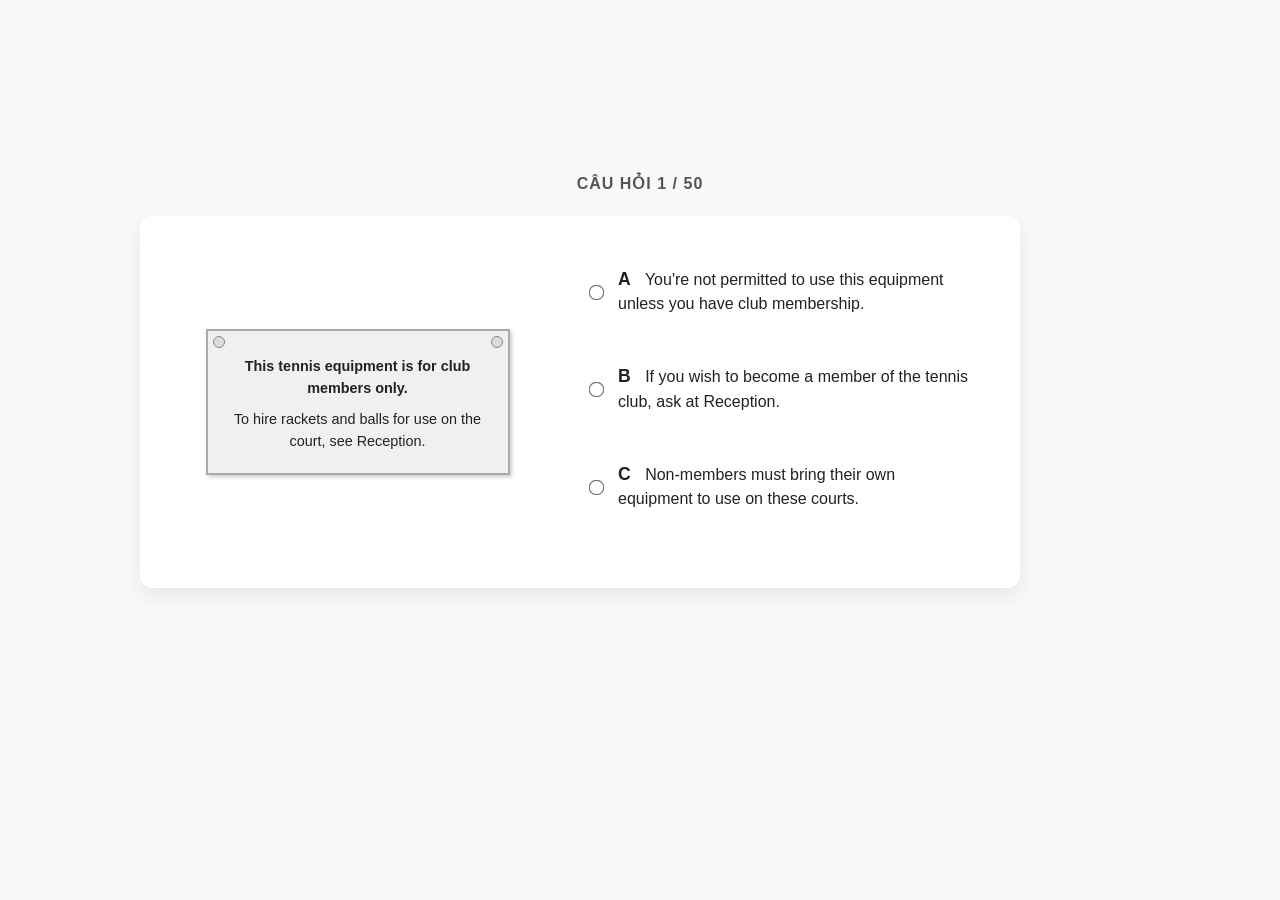
<file: message1/index.html>
<!DOCTYPE html>
<html lang="en">
<head>
    <meta charset="UTF-8">
    <meta name="viewport" content="width=device-width, initial-scale=1.0">
    <title>Complete Reading Comprehension Exercises</title>
    <link rel="stylesheet" href="styles.css">
</head>
<body>

<div class="main-wrapper">
    <div id="quiz-app"></div>

    <div id="question-bank" style="display: none;">
        <div class="set-1">
            <div class="container">
                <div class="question-block">
                    <div class="stimulus-col">
                        <div class="sign dots">
                            <div class="dot-bottom-left"></div>
                            <div class="dot-bottom-right"></div>
                            <div class="sign-title">Toni's Pizza Bar &#127829;</div>
                            <div class="sign-text">
                                Want to enjoy a pizza with your friends?<br>
                                This week only &ndash; special offers on our giant pizzas.
                            </div>
                        </div>
                    </div>
                    <div class="options-col">
                        <div class="option-item">
                            <div class="option-letter">A</div>
                            <div>Choose which size of pizza you buy and still get a special price.</div>
                        </div>
                        <div class="option-item">
                            <div class="option-letter">B</div>
                            <div>Pay less at the moment for pizzas big enough to share with other people.</div>
                        </div>
                        <div class="option-item">
                            <div class="option-letter">C</div>
                            <div>The very big pizzas at Toni's are only available this week.</div>
                        </div>
                    </div>
                </div>

                <div class="question-block">
                    <div class="stimulus-col">
                        <div class="email">
                            <div class="email-header-main">New Message</div>
                            <div class="email-meta">
                                <div class="email-row">
                                    <div class="email-label">From:</div>
                                    <div class="email-input">Mrs Walsh, head teacher</div>
                                </div>
                                <div class="email-row">
                                    <div class="email-label">To:</div>
                                    <div class="email-input">All students</div>
                                </div>
                            </div>
                            <div class="email-body-box">
                                Lots of you have got in touch with me, with good ideas for increasing recycling around the school. I'll announce which ones we've chosen in the hall this afternoon.
                            </div>
                        </div>
                    </div>
                    <div class="options-col">
                        <div class="option-item">
                            <div class="option-letter">A</div>
                            <div>Mrs Walsh wants students to contact her with plans for recycling around the school.</div>
                        </div>
                        <div class="option-item">
                            <div class="option-letter">B</div>
                            <div>Mrs Walsh intends to let students know which of their suggestions the school will use.</div>
                        </div>
                        <div class="option-item">
                            <div class="option-letter">C</div>
                            <div>Mrs Walsh wants students to go to the hall today to help recycle rubbish.</div>
                        </div>
                    </div>
                </div>

                <div class="question-block">
                    <div class="stimulus-col">
                        <div class="phone">
                            <div class="phone-speaker"></div>
                            <div class="phone-screen">
                                Tim<br><br>
                                I'm going to a tree-planting day tomorrow, to help the environment by increasing the number of trees. If you're interested, come along &ndash; and bring some friends, if they'd also like to help!<br>
                                Sarah
                            </div>
                            <div class="phone-button"></div>
                        </div>
                    </div>
                    <div class="options-col">
                        <div class="option-item">
                            <div class="option-letter">A</div>
                            <div>Sarah is keen to get others involved in an environmental project she's joining.</div>
                        </div>
                        <div class="option-item">
                            <div class="option-letter">B</div>
                            <div>Sarah says a tree-planting project is still short of volunteers to complete their work.</div>
                        </div>
                        <div class="option-item">
                            <div class="option-letter">C</div>
                            <div>Sarah is wondering whether to take part in a project with her friend.</div>
                        </div>
                    </div>
                </div>

                <div class="question-block">
                    <div class="stimulus-col">
                        <div class="sign dots">
                            <div class="dot-bottom-left"></div>
                            <div class="dot-bottom-right"></div>
                            <div class="sign-title">BROWN'S BOOKS</div>
                            <div class="sign-text">
                                Everything must go!<br>
                                Moving to a new location in town<br>
                                All goods, including books, half-price this week.
                            </div>
                        </div>
                    </div>
                    <div class="options-col">
                        <div class="option-item">
                            <div class="option-letter">A</div>
                            <div>This bookstore will no longer serve customers in the town after this week.</div>
                        </div>
                        <div class="option-item">
                            <div class="option-letter">B</div>
                            <div>Only books are available here this week, at a reduced price.</div>
                        </div>
                        <div class="option-item">
                            <div class="option-letter">C</div>
                            <div>To buy books from Brown's, find their new store in town after this week.</div>
                        </div>
                    </div>
                </div>

                <div class="question-block">
                    <div class="stimulus-col">
                        <div class="phone">
                            <div class="phone-speaker"></div>
                            <div class="phone-screen">
                                Mum,<br><br>
                                Are you at work? I thought I'd put my gym kit in my room &ndash; and it's not in the washing machine either. Could it still be in your car? Call me?<br>
                                Thanks!<br>
                                Carrie
                            </div>
                            <div class="phone-button"></div>
                        </div>
                    </div>
                    <div class="options-col">
                        <div class="option-item">
                            <div class="option-letter">A</div>
                            <div>Carrie is asking if her mum has washed her gym kit for her.</div>
                        </div>
                        <div class="option-item">
                            <div class="option-letter">B</div>
                            <div>Carrie has just remembered where she left her gym kit.</div>
                        </div>
                        <div class="option-item">
                            <div class="option-letter">C</div>
                            <div>Carrie wonders if her mum has driven to work with her gym kit.</div>
                        </div>
                    </div>
                </div>

                <div class="question-block">
                    <div class="stimulus-col">
                        <div class="phone">
                            <div class="phone-speaker"></div>
                            <div class="phone-screen">
                                Marta<br><br>
                                I won't be ready in time to catch the bus into town with you, so I'll get a lift there with Mum instead. See you at the shopping centre at about 3 p.m.<br>
                                Lena
                            </div>
                            <div class="phone-button"></div>
                        </div>
                    </div>
                    <div class="options-col">
                        <div class="question-context">Lena is</div>
                        <div class="option-item">
                            <div class="option-letter">A</div>
                            <div>suggesting that Marta travels into town without her.</div>
                        </div>
                        <div class="option-item">
                            <div class="option-letter">B</div>
                            <div>offering Marta a lift into town instead of catching the bus.</div>
                        </div>
                        <div class="option-item">
                            <div class="option-letter">C</div>
                            <div>checking the time she arranged to meet Marta at the shopping centre.</div>
                        </div>
                    </div>
                </div>

                <div class="question-block">
                    <div class="stimulus-col">
                        <div class="email">
                            <div class="email-header-main">New Message</div>
                            <div class="email-meta">
                                <div class="email-row">
                                    <div class="email-label">From:</div>
                                    <div class="email-input">Coach</div>
                                </div>
                                <div class="email-row">
                                    <div class="email-label">To:</div>
                                    <div class="email-input">Hockey team</div>
                                </div>
                            </div>
                            <div class="email-body-box">
                                You played well in last week's game, but we'll need extra practice before our match against Anbridge next month &ndash; they're good. So see you on Saturday, usual place, 1p.m. &ndash; or call me.
                            </div>
                        </div>
                    </div>
                    <div class="options-col">
                        <div class="option-item">
                            <div class="option-letter">A</div>
                            <div>The coach needs team members to tell him if they're available for a match.</div>
                        </div>
                        <div class="option-item">
                            <div class="option-letter">B</div>
                            <div>The coach wants to help the team improve their performance before they play again.</div>
                        </div>
                        <div class="option-item">
                            <div class="option-letter">C</div>
                            <div>The coach is congratulating the netball team for winning their game last week.</div>
                        </div>
                    </div>
                </div>

                <div class="question-block">
                    <div class="stimulus-col">
                        <div class="sign dots">
                            <div class="dot-bottom-left"></div>
                            <div class="dot-bottom-right"></div>
                            <div class="sign-text" style="padding: 10px 0;">
                                Please give staff at the desk your college student number before using any of the computers in the Study Centre.
                            </div>
                        </div>
                    </div>
                    <div class="options-col">
                        <div class="option-item">
                            <div class="option-letter">A</div>
                            <div>Staff at the desk will show you how to use the computers here.</div>
                        </div>
                        <div class="option-item">
                            <div class="option-letter">B</div>
                            <div>These computers are reserved only for students at this college.</div>
                        </div>
                        <div class="option-item">
                            <div class="option-letter">C</div>
                            <div>If you're not a college student, ask staff for permission to use a computer.</div>
                        </div>
                    </div>
                </div>

                <div class="question-block">
                    <div class="stimulus-col">
                        <div class="phone">
                            <div class="phone-speaker"></div>
                            <div class="phone-screen">
                                Tom<br><br>
                                The sports shop called &ndash; the one on Hatton Street. They've finally repaired your tennis racket! Will you have time to collect it, or shall I do it on my way home from work?<br>
                                Mum
                            </div>
                            <div class="phone-button"></div>
                        </div>
                    </div>
                    <div class="options-col">
                        <div class="question-context">What does Mum want to know?</div>
                        <div class="option-item">
                            <div class="option-letter">A</div>
                            <div>how to find the sports shop that's repaired Tom's racket</div>
                        </div>
                        <div class="option-item">
                            <div class="option-letter">B</div>
                            <div>whether the sports shop will still be open when she finishes work</div>
                        </div>
                        <div class="option-item">
                            <div class="option-letter">C</div>
                            <div>if Tom is going to be available to pick up his racket</div>
                        </div>
                    </div>
                </div>

                <div class="question-block">
                    <div class="stimulus-col">
                        <div class="sign">
                            <div class="sign-title">&#119136; Milton Music Store &#119137;</div>
                            <div class="sign-text">
                                Second-hand guitars and violins for sale.<br><br>
                                Very reasonable prices.<br><br>
                                New instruments also available.<br><br>
                                <strong>Call: 08413 672 521</strong>
                            </div>
                        </div>
                    </div>
                    <div class="options-col">
                        <div class="option-item">
                            <div class="option-letter">A</div>
                            <div>This store has more second-hand instruments available than new ones.</div>
                        </div>
                        <div class="option-item">
                            <div class="option-letter">B</div>
                            <div>You can only buy instruments here that other people have already used.</div>
                        </div>
                        <div class="option-item">
                            <div class="option-letter">C</div>
                            <div>This store doesn't charge a lot for instruments that aren't new.</div>
                        </div>
                    </div>
                </div>
            </div>
        </div>

        <div class="set-2">
            <div class="question-block">
                <div class="source-material">
                    <div class="phone-ui">
                        <div class="phone-screen">
                            <p>Anton,</p>
                            <p>When you see your sister at the basketball match later, can you make sure she remembers that Dad's coming to fetch her instead of me? I've tried ringing, but her phone's off.</p>
                            <p>Thanks,<br>Mum</p>
                        </div>
                    </div>
                </div>
                <div class="options-list">
                    <ul>
                        <li><strong>A</strong> Anton has to check his sister knows about the arrangements for getting home.</li>
                        <li><strong>B</strong> Anton should remind his sister to switch her phone back on.</li>
                        <li><strong>C</strong> Anton needs to ask his sister if she's taking part in a sports event later.</li>
                    </ul>
                </div>
            </div>

            <div class="question-block">
                <div class="source-material">
                    <div class="rounded-sign">
                        <p>From the famous novel by<br><strong>Ben Whitham:</strong></p>
                        <p>a film about a bear's adventures.<br>Fun for all the family!"</p>
                    </div>
                </div>
                <div class="options-list">
                    <p class="question-lead">This film is</p>
                    <ul>
                        <li><strong>A</strong> about a family of wild animals.</li>
                        <li><strong>B</strong> not suitable for people under a certain age.</li>
                        <li><strong>C</strong> based on a popular fiction book.</li>
                    </ul>
                </div>
            </div>

            <div class="question-block">
                <div class="source-material">
                    <div class="email-ui">
                        <div class="email-header-top">New Message</div>
                        <div class="email-fields">
                            <div class="email-field-row">
                                <div class="email-field-label">From:</div>
                                <div class="email-field-input">Mrs Hoskins</div>
                            </div>
                            <div class="email-field-row">
                                <div class="email-field-label">To:</div>
                                <div class="email-field-input">All students</div>
                            </div>
                        </div>
                        <div class="email-body">
                            <div class="email-body-box">
                                Before the end of term, please return all books you have borrowed from the library, or see someone at the desk if you want to have them for the summer holiday.
                            </div>
                        </div>
                    </div>
                </div>
                <div class="options-list">
                    <ul>
                        <li><strong>A</strong> You must take back all the library books you've got before the summer holiday.</li>
                        <li><strong>B</strong> If there are library books you want, borrow them before the end of term.</li>
                        <li><strong>C</strong> To keep any library books for holiday reading, ask staff at the desk.</li>
                    </ul>
                </div>
            </div>

            <div class="question-block">
                <div class="source-material">
                    <div class="phone-ui">
                        <div class="phone-screen">
                            <p>Tina,</p>
                            <p>When you come round tonight, can you bring that earring you found outside school the other day? I think I know who it belongs to, so I'll return it.</p>
                            <p>Thanks,<br>Nicola</p>
                        </div>
                    </div>
                </div>
                <div class="options-list">
                    <ul>
                        <li><strong>A</strong> Nicola is telling Tina to return something she was lent recently.</li>
                        <li><strong>B</strong> Nicola is hoping she can give a lost item back to its owner.</li>
                        <li><strong>C</strong> Nicola is asking for help to find a lost earring belonging to her.</li>
                    </ul>
                </div>
            </div>

            <div class="question-block">
                <div class="source-material">
                    <div class="black-sign black-sign-regular">
                        <h4>BIKES FOR HIRE</h4>
                        <p>Adult cycles always available</p>
                        <p>Children's cycles – book in advance</p>
                        <p>8 a.m. – 9 p.m.</p>
                        <p>Only €20 per day</p>
                    </div>
                </div>
                <div class="options-list">
                    <ul>
                        <li><strong>A</strong> Families may not find suitable bikes for everyone unless they've reserved them.</li>
                        <li><strong>B</strong> You can always find a range of bikes for hire here.</li>
                        <li><strong>C</strong> Bikes aren't available for customers' use in the evenings.</li>
                    </ul>
                </div>
            </div>

            <div class="question-block">
                <div class="source-material">
                    <div class="black-sign">
                        HEAVY SNOW EXPECTED OVERNIGHT<br>
                        TRAIN AND BUS DELAYS POSSIBLE<br>
                        CHECK WEBSITES REGULARLY –<br>
                        SOME SCHOOLS AND OFFICES MAY<br>
                        BE CLOSED TOMORROW
                    </div>
                </div>
                <div class="options-list">
                    <ul>
                        <li><strong>A</strong> The bad weather will make a lot of public transport late tomorrow.</li>
                        <li><strong>B</strong> Snow that is falling will cause a number of problems tomorrow.</li>
                        <li><strong>C</strong> Students should watch for announcements in case they are unable to attend classes tomorrow.</li>
                    </ul>
                </div>
            </div>

            <div class="question-block">
                <div class="source-material">
                    <div class="notice-board">
                        <div class="pin-left"></div>
                        <div class="pin-right"></div>
                        <div>📚</div> <div>
                            Have you got books you've already read? Bring them to our Book Exchange on Friday – other students might enjoy them!<br><br>
                            Mrs Jones
                        </div>
                    </div>
                </div>
                <div class="options-list">
                    <p class="question-lead">What is Mrs Jones asking students to do?</p>
                    <ul>
                        <li><strong>A</strong> share books they no longer want with their schoolmates</li>
                        <li><strong>B</strong> find out from other students which books they've enjoyed</li>
                        <li><strong>C</strong> bring in a good book to talk about on Friday</li>
                    </ul>
                </div>
            </div>

            <div class="question-block">
                <div class="source-material">
                    <div class="phone-ui">
                        <div class="phone-screen">
                            <p>Billy,</p>
                            <p>Have you got Joanna's number? I'm supposed to meet her at the cinema in 10 minutes, but Dad's driving me into town and we're in a huge traffic jam!</p>
                            <p>Thanks!<br>Sophie</p>
                        </div>
                    </div>
                </div>
                <div class="options-list">
                    <ul>
                        <li><strong>A</strong> Sophie wants Billy to contact Joanna and warn her about traffic problems in town.</li>
                        <li><strong>B</strong> Sophie needs to let Joanna know that she's probably going to be late.</li>
                        <li><strong>C</strong> Sophie's not sure when she's supposed to meet Joanna to see a film.</li>
                    </ul>
                </div>
            </div>

            <div class="question-block">
                <div class="source-material">
                    <div class="email-ui">
                        <div class="email-header-top">New Message</div>
                        <div class="email-fields">
                            <div class="email-field-row">
                                <div class="email-field-label">From:</div>
                                <div class="email-field-input">Coach</div>
                            </div>
                            <div class="email-field-row">
                                <div class="email-field-label">To:</div>
                                <div class="email-field-input">Rugby club</div>
                            </div>
                        </div>
                        <div class="email-body">
                            <div class="email-body-box">
                                Just wanted to thank players in Saturday's match, and people who supported them. Remember, the other side were league winners, so all wasn't bad – but next time let's beat them!
                            </div>
                        </div>
                    </div>
                </div>
                <div class="options-list">
                    <p class="question-lead">What is the coach doing?</p>
                    <ul>
                        <li><strong>A</strong> congratulating the team on their most recent win</li>
                        <li><strong>B</strong> letting the team's fans know the positive effect of their support</li>
                        <li><strong>C</strong> encouraging the team to play even better in a future match</li>
                    </ul>
                </div>
            </div>

            <div class="question-block">
                <div class="source-material">
                    <div class="cafe-menu">
                        <div style="font-size: 24px; margin-bottom: 10px;">🥤</div>
                        <h3>Café Menu</h3>
                        <p>See below for our regular dishes – or for today's 'specials' go inside to see the board by the counter!</p>
                    </div>
                </div>
                <div class="options-list">
                    <ul>
                        <li><strong>A</strong> We have more food available, apart from what's written on the menu.</li>
                        <li><strong>B</strong> To decide what to eat, you must go and look at the board inside.</li>
                        <li><strong>C</strong> Speak to someone at the counter when you want to order your food.</li>
                    </ul>
                </div>
            </div>
        </div>

        <div class="set-3">
            <div class="question-container">
                <div class="prompt-col">
                    <div class="email-ui">
                        <div class="email-header">New Message</div>
                        <div class="email-details">
                            <div class="email-row">
                                <div class="email-label">From:</div>
                                <div class="email-input">Mrs Evans</div>
                            </div>
                            <div class="email-row">
                                <div class="email-label">To:</div>
                                <div class="email-input">All students</div>
                            </div>
                        </div>
                        <div class="email-body">
                            Could everyone involved in the school performance for parents tomorrow please meet in the hall at 4 p.m. today for the final practice?
                        </div>
                    </div>
                </div>
                <div class="options-col">
                    <div class="option-item">
                        <div class="option-letter">A</div>
                        <div class="option-text">Mrs Evans wants to check who is taking part in the performance this afternoon.</div>
                    </div>
                    <div class="option-item">
                        <div class="option-letter">B</div>
                        <div class="option-text">Mrs Evans wants everyone to practise their performance again before the audience sees it.</div>
                    </div>
                    <div class="option-item">
                        <div class="option-letter">C</div>
                        <div class="option-text">Mrs Evans is letting students know that parents are coming to the practice tomorrow.</div>
                    </div>
                </div>
            </div>

            <div class="question-container">
                <div class="prompt-col">
                    <div class="black-sign">
                        <div class="wave-icon">≈≈≈</div>
                        <div>PLEASE DON'T FEED<br>BREAD TO THE<br>DUCKS!</div>
                        <div>AVAILABLE FOR SALE<br>INSIDE LAKE SHOP:<br><br>SPECIAL FOOD<br>PERMITTED FOR<br>BIRDS</div>
                    </div>
                </div>
                <div class="options-col">
                    <div class="option-item">
                        <div class="option-letter">A</div>
                        <div class="option-text">If you need bread during your visit, it's available for sale inside the shop.</div>
                    </div>
                    <div class="option-item">
                        <div class="option-letter">B</div>
                        <div class="option-text">Feeding the birds on the lake is not allowed unless you have special permission.</div>
                    </div>
                    <div class="option-item">
                        <div class="option-letter">C</div>
                        <div class="option-text">Visitors are encouraged not to give the birds anything apart from proper bird food.</div>
                    </div>
                </div>
            </div>

            <div class="question-container">
                <div class="prompt-col">
                    <div class="sticky-wrapper">
                        <div class="sticky-tape tape-tl"></div>
                        <div class="sticky-tape tape-br"></div>
                        <div class="sticky-note">
                            <p>Tim</p>
                            <p>Your swimming coach rang - he wants to know if you're swimming tomorrow after your injury. I wasn't sure if you felt your leg was fully recovered, so can you let him know?</p>
                            <p>Mum</p>
                        </div>
                    </div>
                </div>
                <div class="options-col">
                    <div class="option-item">
                        <div class="option-letter">A</div>
                        <div class="option-text">Tim must decide whether he's well enough to swim after his injury.</div>
                    </div>
                    <div class="option-item">
                        <div class="option-letter">B</div>
                        <div class="option-text">Tim's mum doesn't think Tim is fit and ready to go swimming yet.</div>
                    </div>
                    <div class="option-item">
                        <div class="option-letter">C</div>
                        <div class="option-text">Tim needs to inform his swimming coach that he's injured his leg.</div>
                    </div>
                </div>
            </div>

            <div class="question-container">
                <div class="prompt-col">
                    <div class="phone-mockup">
                        <div class="phone-speaker"></div>
                        <div class="phone-screen">
                            <p>Lucy<br>I discovered when I got home that one of my new earrings was missing from my ear. Can you remember which shop we got them from? I'll get another pair - they weren't expensive.<br>Jade</p>
                        </div>
                        <div class="phone-button"></div>
                    </div>
                </div>
                <div class="options-col">
                    <div class="context-text">Jade wants Lucy to</div>
                    <div class="option-item">
                        <div class="option-letter">A</div>
                        <div class="option-text">tell Jade if she knows where a missing item is.</div>
                    </div>
                    <div class="option-item">
                        <div class="option-letter">B</div>
                        <div class="option-text">accompany Jade on a shopping trip into town.</div>
                    </div>
                    <div class="option-item">
                        <div class="option-letter">C</div>
                        <div class="option-text">help Jade to replace something she's lost.</div>
                    </div>
                </div>
            </div>

            <div class="question-container">
                <div class="prompt-col">
                    <div class="notice-board">
                        <div class="screw tl"></div>
                        <div class="screw tr"></div>
                        <div class="screw bl"></div>
                        <div class="screw br"></div>
                        <p><strong>Art Room closed -<br>heating problems.</strong></p>
                        <p><strong>See Mr James in Room B16<br>to check where your<br>art lessons will be.</strong></p>
                    </div>
                </div>
                <div class="options-col">
                    <div class="option-item">
                        <div class="option-letter">A</div>
                        <div class="option-text">Art classes will be in Room B16 as the Art Room is too cold.</div>
                    </div>
                    <div class="option-item">
                        <div class="option-letter">B</div>
                        <div class="option-text">To find out which room to go to for art lessons, ask Mr James.</div>
                    </div>
                    <div class="option-item">
                        <div class="option-letter">C</div>
                        <div class="option-text">Mr James is taking all art lessons until problems in the Art Room are fixed.</div>
                    </div>
                </div>
            </div>

            <div class="question-container">
                <div class="prompt-col">
                    <div class="phone-mockup">
                        <div class="phone-speaker"></div>
                        <div class="phone-screen">
                            <p>Erica,<br>I've just read that novel you lent me - really enjoyed it, so I'm feeling sad I've finally finished it! Just wondering if you've got ideas for anything else I might like as much.<br>Katie</p>
                        </div>
                        <div class="phone-button"></div>
                    </div>
                </div>
                <div class="options-col">
                    <div class="option-item">
                        <div class="option-letter">A</div>
                        <div class="option-text">Katie is upset that Erica hasn't returned the book she's borrowed.</div>
                    </div>
                    <div class="option-item">
                        <div class="option-letter">B</div>
                        <div class="option-text">Katie disagrees with Erica about a book they've both just read.</div>
                    </div>
                    <div class="option-item">
                        <div class="option-letter">C</div>
                        <div class="option-text">Katie wants some suggestions about what she could read next.</div>
                    </div>
                </div>
            </div>

            <div class="question-container">
                <div class="prompt-col">
                    <div class="black-sign" style="padding: 2.5rem 1.5rem;">
                        <div>PLEASE DO NOT<br>LEAVE BICYCLES<br>HERE!</div>
                        <div>ENTRANCE IN USE<br>NIGHT AND DAY</div>
                        <div>CYCLE PARK<br>BEHIND BUILDING</div>
                    </div>
                </div>
                <div class="options-col">
                    <div class="option-item">
                        <div class="option-letter">A</div>
                        <div class="option-text">This entrance is only for use by cyclists who need to enter the building.</div>
                    </div>
                    <div class="option-item">
                        <div class="option-letter">B</div>
                        <div class="option-text">You will prevent people entering and leaving if your bicycle is left here.</div>
                    </div>
                    <div class="option-item">
                        <div class="option-letter">C</div>
                        <div class="option-text">There is somewhere you can leave your bicycle opposite this building.</div>
                    </div>
                </div>
            </div>

            <div class="question-container">
                <div class="prompt-col">
                    <div class="email-ui">
                        <div class="email-header">New Message</div>
                        <div class="email-details">
                            <div class="email-row">
                                <div class="email-label">From:</div>
                                <div class="email-input">Mr Davidson</div>
                            </div>
                            <div class="email-row">
                                <div class="email-label">To:</div>
                                <div class="email-input">Students</div>
                            </div>
                        </div>
                        <div class="email-body">
                            Thanks for attending the film show yesterday, and the director's interesting talk. The questions you asked him, and the lively discussion in class afterwards, showed you'd really thought about the film.
                        </div>
                    </div>
                </div>
                <div class="options-col">
                    <div class="context-text">Why is Mr Davidson contacting students?</div>
                    <div class="option-item">
                        <div class="option-letter">A</div>
                        <div class="option-text">to give his opinion of the film they watched together</div>
                    </div>
                    <div class="option-item">
                        <div class="option-letter">B</div>
                        <div class="option-text">to suggest that they should spend another lesson talking about the film</div>
                    </div>
                    <div class="option-item">
                        <div class="option-letter">C</div>
                        <div class="option-text">to congratulate them on the way they took part in a film event</div>
                    </div>
                </div>
            </div>

            <div class="question-container">
                <div class="prompt-col">
                    <div class="notice-board">
                        <div class="screw tl"></div>
                        <div class="screw tr"></div>
                        <div class="screw bl"></div>
                        <div class="screw br"></div>
                        <div class="notice-title">UNDER-16s SAILING CLUB</div>
                        <p>Now taking new members</p>
                        <p>Limited spaces available</p>
                        <p>Club meets every Saturday -<br>come along!</p>
                        <p>Fees: weekly or monthly</p>
                    </div>
                </div>
                <div class="options-col">
                    <div class="option-item">
                        <div class="option-letter">A</div>
                        <div class="option-text">Young people have the chance to learn some new watersports at this club.</div>
                    </div>
                    <div class="option-item">
                        <div class="option-letter">B</div>
                        <div class="option-text">You don't need to pay for several sessions in advance at this club.</div>
                    </div>
                    <div class="option-item">
                        <div class="option-letter">C</div>
                        <div class="option-text">To become a member at this club, apply by Saturday at the latest.</div>
                    </div>
                </div>
            </div>

            <div class="question-container">
                <div class="prompt-col">
                    <div class="browser-window">
                        <div class="browser-bar">
                            <div class="browser-dots">
                                <div class="dot"></div>
                                <div class="dot"></div>
                            </div>
                            <div class="browser-nav">&lt; &gt;</div>
                            <div class="browser-address"></div>
                            <div class="browser-icons">⟳ ⌂</div>
                        </div>
                        <div class="browser-content">
                            <h2>Latest news!</h2>
                            <p>Despite previous difficulties between members, pop band <em>Melt</em> has just announced a concert tour later in the year.</p>
                            <p>Tickets on sale from ticket agents soon!</p>
                            <p>Watch this website for details.</p>
                        </div>
                    </div>
                </div>
                <div class="options-col">
                    <div class="option-item">
                        <div class="option-letter">A</div>
                        <div class="option-text">To attend a <em>Melt</em> tour concert, check the site regularly to find out more.</div>
                    </div>
                    <div class="option-item">
                        <div class="option-letter">B</div>
                        <div class="option-text">You'll soon be able to buy tickets for <em>Melt</em>'s concerts on this website.</div>
                    </div>
                    <div class="option-item">
                        <div class="option-letter">C</div>
                        <div class="option-text"><em>Melt</em> have just started touring again even though they've had problems in the band.</div>
                    </div>
                </div>
            </div>
        </div>

        <div class="set-4">
            <div class="question-row">
                <div class="visual-column">
                    <div class="notice">
                        <h3>College Shop</h3>
                        <p>Now is the time to buy essential items like pens and folders &ndash; prices reduced until Friday.</p>
                        <p>Open daily during lunch breaks. Also for 30 minutes after last class everyday apart from Monday.</p>
                    </div>
                </div>
                <div class="options-column">
                    <ul class="options-list">
                        <li><strong>A</strong> Students must go to the college shop to buy certain items for their studies.</li>
                        <li><strong>B</strong> Students can take advantage of special offers at the college shop at the moment.</li>
                        <li><strong>C</strong> Students may visit the college shop at lunchtime every day except Monday.</li>
                    </ul>
                </div>
            </div>

            <div class="question-row">
                <div class="visual-column">
                    <div class="phone">
                        <div class="phone-screen">
                            <div class="phone-bubble">
                                Hi Max<br>
                                I'm afraid I'll no longer be able to come on the shopping trip tomorrow. My aunt is visiting and didn't give us much notice.<br>
                                Jake
                            </div>
                        </div>
                    </div>
                </div>
                <div class="options-column">
                    <div class="options-intro">Jake is writing to</div>
                    <ul class="options-list">
                        <li><strong>A</strong> suggest a new date for a shopping trip.</li>
                        <li><strong>B</strong> invite Max to meet one of his relatives.</li>
                        <li><strong>C</strong> cancel an arrangement he had made.</li>
                    </ul>
                </div>
            </div>

            <div class="question-row">
                <div class="visual-column">
                    <div class="notice">
                        <h3>Special Offer</h3>
                        <p>Order any pizza by 7 p.m. and get another one half-price!</p>
                    </div>
                </div>
                <div class="options-column">
                    <ul class="options-list">
                        <li><strong>A</strong> All the pizzas in the restaurant are included in this offer.</li>
                        <li><strong>B</strong> Any pizza ordered before 7 p.m. costs less than the usual price.</li>
                        <li><strong>C</strong> At certain times, a customer can get two pizzas for the price of one.</li>
                    </ul>
                </div>
            </div>

            <div class="question-row">
                <div class="visual-column">
                    <div class="email">
                        <div class="email-top-bar">
                            <span></span><span></span><span></span>
                        </div>
                        <div class="email-header">
                            <div><strong>From:</strong> Mr Wood</div>
                            <div><strong>To:</strong> All students</div>
                            <div><strong>Subject:</strong> Recycling</div>
                        </div>
                        <div class="email-body">
                            We've done very well with the recycling paper and plastic waste in the school this term &ndash; but we could do better! Please put any suggestions in the box outside my office.
                        </div>
                    </div>
                </div>
                <div class="options-column">
                    <ul class="options-list">
                        <li><strong>A</strong> Mr Wood has made suggestions on how to recycle waste produced by the school.</li>
                        <li><strong>B</strong> Recycling materials should be put into the box outside Mr Wood's office.</li>
                        <li><strong>C</strong> Mr Wood wants new ideas on ways to improve waste recycling in the school.</li>
                    </ul>
                </div>
            </div>

            <div class="question-row">
                <div class="visual-column">
                    <div class="phone">
                        <div class="phone-screen">
                            <div class="phone-bubble">
                                Hi Sam,<br>
                                Thanks for taking me to the cinema last night. I didn't say at the time but I was a bit frightened! I think I need to watch a comedy next time!<br>
                                Mel
                            </div>
                        </div>
                    </div>
                </div>
                <div class="options-column">
                    <div class="options-intro">Mel is texting to</div>
                    <ul class="options-list">
                        <li><strong>A</strong> accept Sam's invitation to the cinema.</li>
                        <li><strong>B</strong> admit to Sam that she found the film scary.</li>
                        <li><strong>C</strong> ask when Sam can see another film with her.</li>
                    </ul>
                </div>
            </div>

            <div class="question-row">
                <div class="visual-column">
                    <div class="email">
                        <div class="email-top-bar">
                            <span></span><span></span><span></span>
                        </div>
                        <div class="email-header">
                            <div><strong>From:</strong> Jenny</div>
                            <div><strong>To:</strong> Lara</div>
                        </div>
                        <div class="email-body">
                            Lara,<br>
                            Try www.deals4trains.com for some great ticket discounts. I remember you said you wanted to visit a few interesting cities in the UK. This might be a good way to do it!<br>
                            Jenny
                        </div>
                    </div>
                </div>
                <div class="options-column">
                    <div class="options-intro">Jenny is emailing to</div>
                    <ul class="options-list">
                        <li><strong>A</strong> suggest how Lara could do some sightseeing.</li>
                        <li><strong>B</strong> remind Lara that she needs to book some cheap train tickets.</li>
                        <li><strong>C</strong> invite Lara to visit some different places around the UK with her.</li>
                    </ul>
                </div>
            </div>

            <div class="question-row">
                <div class="visual-column">
                    <div class="notice" style="font-family: 'Comic Sans MS', cursive, sans-serif;">
                        <h3>Sweet Memories</h3>
                        <p>Can you remember your candy store favourites?</p>
                        <p>Lecture by historical expert:<br>
                        <em>The unusual story behind candy</em><br>
                        Everyone welcome!</p>
                    </div>
                </div>
                <div class="options-column">
                    <ul class="options-list">
                        <li><strong>A</strong> People will be asked to discuss their favourite childhood sweets at the lecture.</li>
                        <li><strong>B</strong> The lecture will be about how sweet shops have changed over the last century.</li>
                        <li><strong>C</strong> The lecture will cover some surprising facts about sweets.</li>
                    </ul>
                </div>
            </div>

            <div class="question-row">
                <div class="visual-column">
                    <div class="phone">
                        <div class="phone-screen">
                            <div class="phone-bubble">
                                Dan<br>
                                That wildlife book you borrowed from the library sounds perfect for my next project. Text me when you're going to return it, and I'll go and take it out myself.<br>
                                Jack
                            </div>
                        </div>
                    </div>
                </div>
                <div class="options-column">
                    <ul class="options-list">
                        <li><strong>A</strong> Jack is asking Dan's opinion about whether a book is suitable for his project.</li>
                        <li><strong>B</strong> Jack wants Dan to let him know when a library book will be available.</li>
                        <li><strong>C</strong> Jack is recommending to Dan a useful library book he has recently borrowed.</li>
                    </ul>
                </div>
            </div>

            <div class="question-row">
                <div class="visual-column">
                    <div class="label">
                        <h3>Tomato sauce</h3>
                        <p>Store in cool, dry place. After opening, keep in fridge and use within six weeks, and not after date shown.</p>
                    </div>
                </div>
                <div class="options-column">
                    <ul class="options-list">
                        <li><strong>A</strong> Eat the sauce a maximum of six weeks after you start using it.</li>
                        <li><strong>B</strong> Put the sauce in your refrigerator as soon as you bring it home.</li>
                        <li><strong>C</strong> Make a note of the date when you bought the sauce.</li>
                    </ul>
                </div>
            </div>

            <div class="question-row">
                <div class="visual-column">
                    <div class="notice">
                        <h2>DRUM TUTOR</h2>
                        <p>All abilities &amp; styles covered</p>
                        <p><strong>Adults only (18+)</strong></p>
                        <p>First lesson costs absolutely nothing when signing up for two months!</p>
                    </div>
                </div>
                <div class="options-column">
                    <ul class="options-list">
                        <li><strong>A</strong> The teacher is offering lessons to anyone interested in trying the drums.</li>
                        <li><strong>B</strong> You must intend to study for a certain period to have the free session.</li>
                        <li><strong>C</strong> To attend these classes, students must already be at a certain level.</li>
                    </ul>
                </div>
            </div>
        </div>

        <div class="set-5">
            <div class="container">
                <div class="question-block">
                    <div class="visual-pane">
                        <div class="phone">
                            <div class="message-bubble">
                                <strong>Zara,</strong><br>
                                Really sorry – I have to work late tonight so can't cook dinner after all. I know you're busy and your brother's coming round. Could you order a takeaway? I'll eat at work.<br>
                                <strong>Ali</strong>
                            </div>
                        </div>
                    </div>
                    <div class="options-pane">
                        <div class="question-stem">Zara should</div>
                        <div class="option"><strong>A</strong> buy something for Ali's dinner.</div>
                        <div class="option"><strong>B</strong> have dinner without Ali.</div>
                        <div class="option"><strong>C</strong> eat the dinner that Ali has made.</div>
                    </div>
                </div>

                <div class="question-block">
                    <div class="visual-pane">
                        <div class="pinned-note">
                            <div class="pin-top"></div>
                            <h3 style="margin-top: 5px;">For sale</h3>
                            <p>Traditional wooden dining table and chairs.</p>
                            <p>Some damage to table top.</p>
                            <p>Call Mark after 7 p.m. on<br><strong>087322 51983</strong></p>
                        </div>
                    </div>
                    <div class="options-pane">
                        <div class="question-stem">What does the seller say?</div>
                        <div class="option"><strong>A</strong> The items he has got are not all in perfect condition.</div>
                        <div class="option"><strong>B</strong> You can contact him any time you like.</div>
                        <div class="option"><strong>C</strong> His furniture is not made in an old-fashioned style.</div>
                    </div>
                </div>

                <div class="question-block">
                    <div class="visual-pane">
                        <div class="plaque">
                            <div class="screw tl"></div>
                            <div class="screw tr"></div>
                            <p style="margin-top: 5px; margin-bottom: 10px;"><strong>This tennis equipment is for club members only.</strong></p>
                            <p style="margin: 0;">To hire rackets and balls for use on the court, see Reception.</p>
                        </div>
                    </div>
                    <div class="options-pane">
                        <div class="option"><strong>A</strong> You're not permitted to use this equipment unless you have club membership.</div>
                        <div class="option"><strong>B</strong> If you wish to become a member of the tennis club, ask at Reception.</div>
                        <div class="option"><strong>C</strong> Non-members must bring their own equipment to use on these courts.</div>
                    </div>
                </div>

                <div class="question-block">
                    <div class="visual-pane">
                        <div class="phone">
                            <div class="message-bubble">
                                <strong>Aiden</strong><br>
                                I'm afraid I'm unwell – I can't go to the running club today. But you should definitely go, even though it's your first time. Everyone in the group's really helpful – especially if you're new.<br>
                                <strong>Olivia</strong>
                            </div>
                        </div>
                    </div>
                    <div class="options-pane">
                        <div class="option"><strong>A</strong> Olivia is encouraging Aiden to go running today.</div>
                        <div class="option"><strong>B</strong> Olivia wants Aiden to tell the group that she can't run today.</div>
                        <div class="option"><strong>C</strong> Olivia is letting Aiden know that the running group are expecting him today.</div>
                    </div>
                </div>

                <div class="question-block">
                    <div class="visual-pane">
                        <div class="email-window">
                            <div class="email-header">
                                <div class="email-dot"></div>
                                <div class="email-dot"></div>
                                <div class="email-dot"></div>
                            </div>
                            <div class="email-body">
                                <strong>College Art Class</strong>
                                <p>To prepare for next lesson, find out about famous landscape paintings so you can discuss them in class. We'll also use computers to look at pictures painted outdoors to inspire us.</p>
                            </div>
                        </div>
                    </div>
                    <div class="options-pane">
                        <div class="option"><strong>A</strong> Students will be working outdoors during their next art class.</div>
                        <div class="option"><strong>B</strong> Students must produce their next picture using painting software.</div>
                        <div class="option"><strong>C</strong> Students should do some research before the next session.</div>
                    </div>
                </div>

                <div class="question-block">
                    <div class="visual-pane">
                        <div class="phone" style="background: #222; border-color: #111;">
                            <div class="message-bubble" style="background: #fff;">
                                <strong>Eric</strong><br>
                                The traffic's awful but I'm almost there. Luckily I ordered the tickets online so we won't need to waste time queuing. Let me know where to find you when I get to the theatre.<br>
                                <strong>Anne</strong>
                            </div>
                        </div>
                    </div>
                    <div class="options-pane">
                        <div class="question-stem">Why is Anne texting?</div>
                        <div class="option"><strong>A</strong> to ask Eric if he can do her a favour</div>
                        <div class="option"><strong>B</strong> to remind Eric about what they have agreed</div>
                        <div class="option"><strong>C</strong> to give Eric an update regarding their arrangement</div>
                    </div>
                </div>

                <div class="question-block">
                    <div class="visual-pane">
                        <div class="corkboard">
                            <div class="cork-paper">
                                <div class="cork-pin tl"></div>
                                <div class="cork-pin tr"></div>
                                <div class="cork-pin bl"></div>
                                <div class="cork-pin br"></div>
                                <p><strong>Final-year Students</strong></p>
                                <p>Ex-students from our course are coming here next week to talk to you about how to do well in your first job. Space for a maximum of thirty students, so sign up now.</p>
                            </div>
                        </div>
                    </div>
                    <div class="options-pane">
                        <div class="option"><strong>A</strong> Students of any year group are able to come to the careers talk.</div>
                        <div class="option"><strong>B</strong> Students should go to the talk if they need help applying for a job.</div>
                        <div class="option"><strong>C</strong> Students must register quickly because places at the event are limited.</div>
                    </div>
                </div>

                <div class="question-block">
                    <div class="visual-pane">
                        <div class="plaque" style="border-radius: 4px;">
                            <div class="screw tl"></div>
                            <div class="screw tr"></div>
                            <div class="screw bl"></div>
                            <div class="screw br"></div>
                            <p style="margin-top: 0; font-size: 1.1em;"><strong>Recycling Centre Users</strong></p>
                            <p style="margin-bottom: 0;">Glass, plastic and metal items must be cleaned before you bring them to the recycling centre. Please place them in the correct recycling bin – the recycling centre staff are there to help.</p>
                        </div>
                    </div>
                    <div class="options-pane">
                        <div class="option"><strong>A</strong> Recycling centre staff will clean items for recycling.</div>
                        <div class="option"><strong>B</strong> Certain items need to be washed before they are recycled.</div>
                        <div class="option"><strong>C</strong> All items can be placed in the same recycling bin.</div>
                    </div>
                </div>

                <div class="question-block">
                    <div class="visual-pane">
                        <div class="phone" style="background: #222; border-color: #111;">
                            <div class="message-bubble" style="background: #fff;">
                                <strong>Nora</strong><br>
                                You know the silent disco we spoke about? You've got to wear their special headphones so you can hear the DJ. Besides you, who else should I get tickets for? They're running out!<br>
                                <strong>Gabriel</strong>
                            </div>
                        </div>
                    </div>
                    <div class="options-pane">
                        <div class="option"><strong>A</strong> Gabriel has got a ticket for Nora to go to the special dance event.</div>
                        <div class="option"><strong>B</strong> Gabriel is informing Nora that she needs to remember to bring headphones.</div>
                        <div class="option"><strong>C</strong> Gabriel wants Nora to suggest who may be interested in going to the disco.</div>
                    </div>
                </div>

                <div class="question-block">
                    <div class="visual-pane">
                        <div class="torn-paper">
                            <p style="font-weight: bold; font-size: 1.05em; margin-top: 0;">If you need information about the ingredients in any of our dishes, please tell your waiter when you are choosing food from our menu.</p>
                            <div class="torn-edge"></div>
                        </div>
                    </div>
                    <div class="options-pane">
                        <div class="option"><strong>A</strong> Our staff can let you know about what we've used to make our dishes.</div>
                        <div class="option"><strong>B</strong> Read the information on our menu if you need to avoid eating certain ingredients.</div>
                        <div class="option"><strong>C</strong> Tell your waiter if you'd prefer something different from what's on the menu.</div>
                    </div>
                </div>
            </div>
        </div>
    </div>
</div>

<script src="app.js"></script>
</body>
</html>
</file>
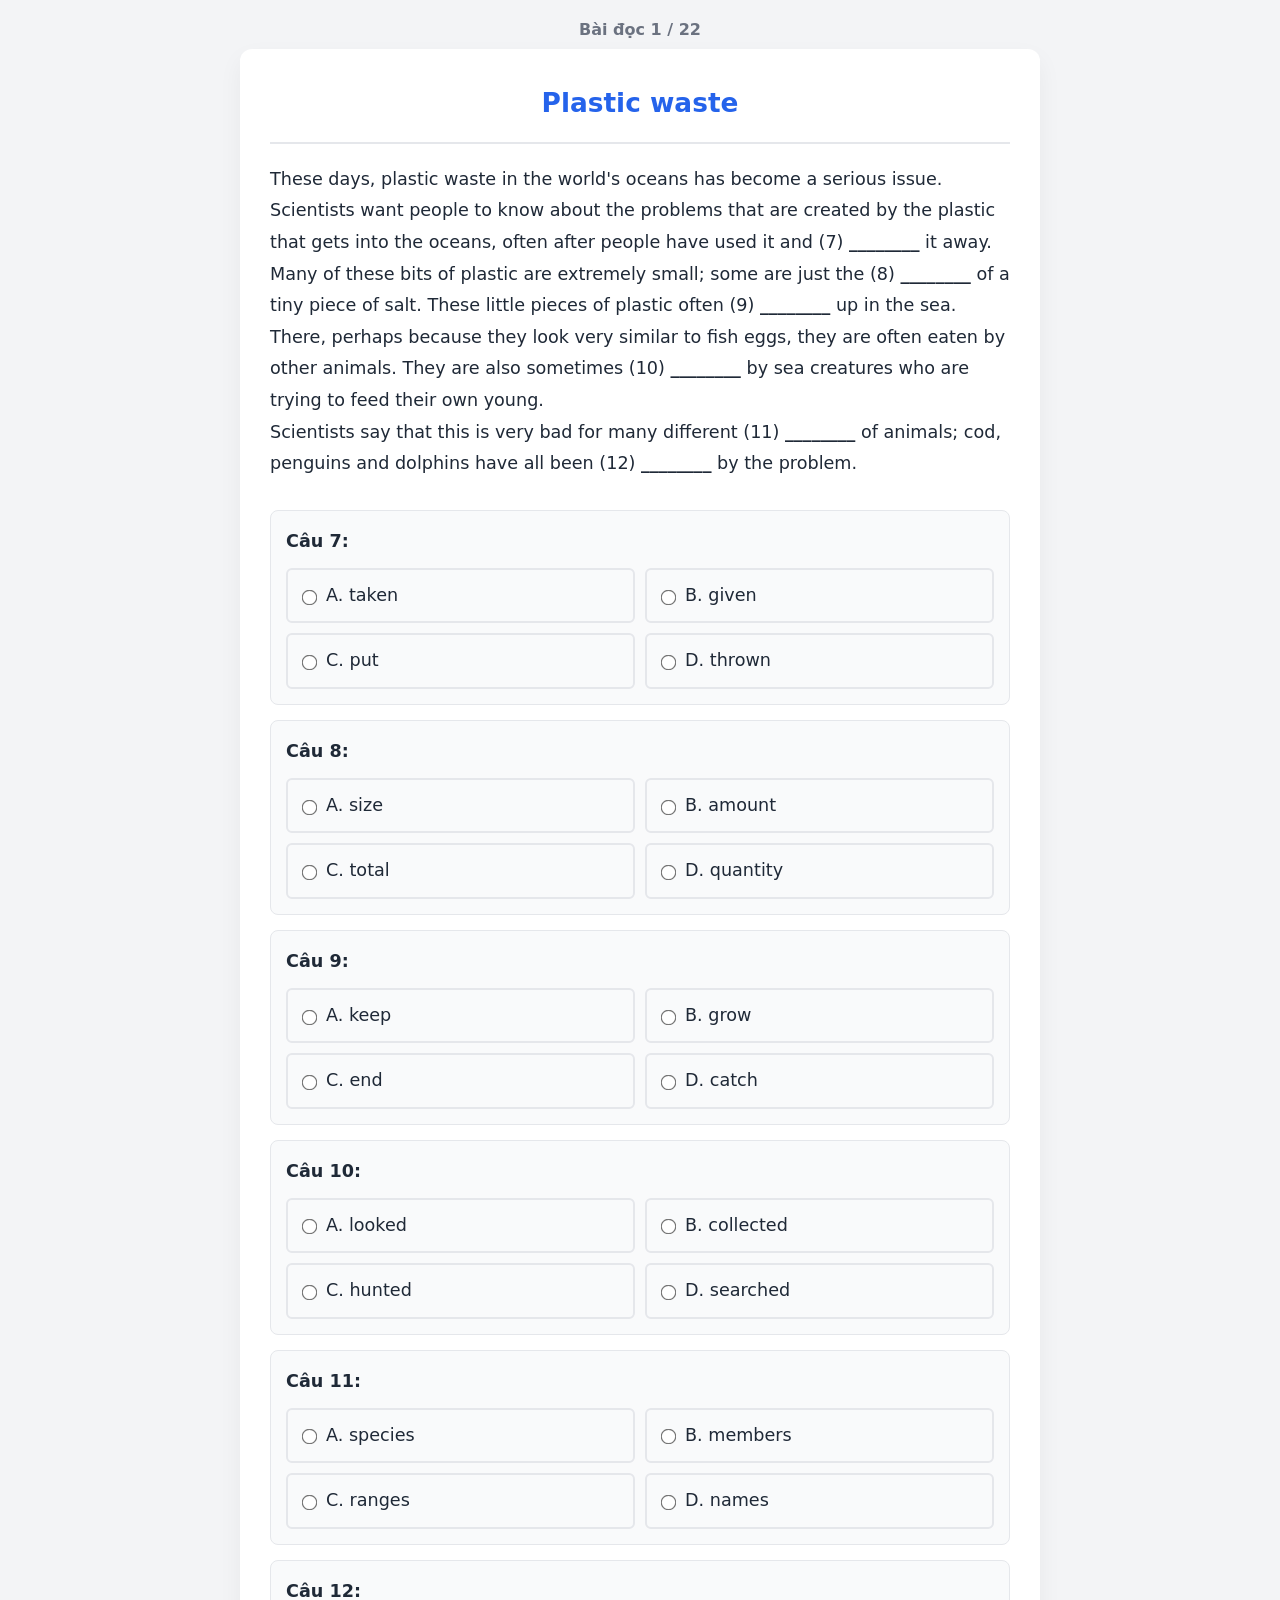
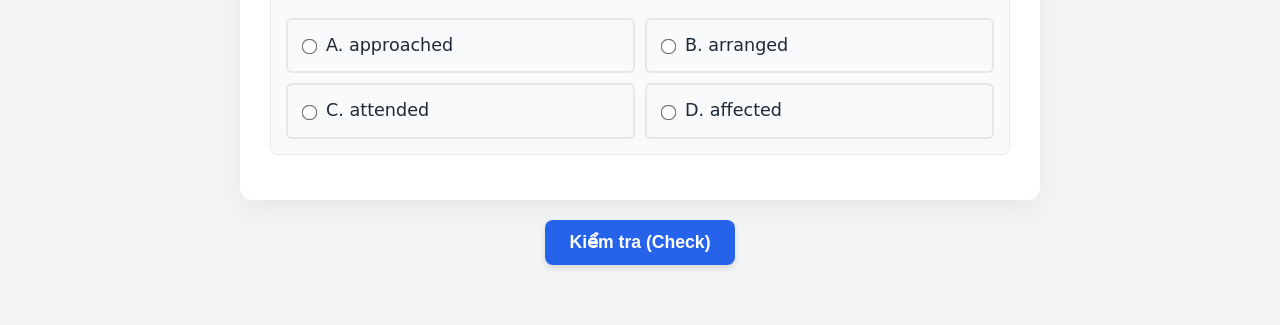
<file: reading.html>
<!DOCTYPE html>
<html lang="vi">
<head>
    <meta charset="UTF-8">
    <meta name="viewport" content="width=device-width, initial-scale=1.0">
    <title>ESL Reading Practice</title>
    <style>
        :root {
            --primary: #2563eb;
            --primary-hover: #1d4ed8;
            --correct-bg: #dcfce7;
            --correct-border: #22c55e;
            --wrong-bg: #fee2e2;
            --wrong-border: #ef4444;
            --text: #1f2937;
            --bg: #f3f4f6;
            --frame-bg: #ffffff;
        }

        body {
            font-family: 'Segoe UI', system-ui, -apple-system, sans-serif;
            background-color: var(--bg);
            color: var(--text);
            margin: 0;
            padding: 20px;
            display: flex;
            flex-direction: column;
            align-items: center;
            min-height: 100vh;
        }

        .container {
            width: 100%;
            max-width: 800px;
        }

        .frame {
            background-color: var(--frame-bg);
            padding: 30px;
            border-radius: 12px;
            box-shadow: 0 10px 25px rgba(0, 0, 0, 0.05);
            margin-bottom: 20px;
            line-height: 1.8;
            font-size: 1.1rem;
        }

        h2 {
            margin-top: 0;
            color: var(--primary);
            text-align: center;
            border-bottom: 2px solid #e5e7eb;
            padding-bottom: 15px;
            margin-bottom: 20px;
        }

        .passage-text {
            white-space: pre-wrap;
            margin-bottom: 30px;
        }

        /* Cloze Inputs */
        input.cloze-input {
            width: 100px;
            padding: 4px 8px;
            margin: 0 4px;
            border: 2px solid #d1d5db;
            border-radius: 6px;
            font-size: 1rem;
            text-align: center;
            transition: all 0.3s ease;
        }
        input.cloze-input:focus {
            outline: none;
            border-color: var(--primary);
        }
        
        .cloze-feedback {
            display: none;
            font-size: 0.9rem;
            margin-top: 5px;
            padding: 8px 12px;
            border-radius: 6px;
        }

        /* MCQ Blocks */
        .mcq-block {
            background: #f9fafb;
            border: 1px solid #e5e7eb;
            border-radius: 8px;
            padding: 15px;
            margin-bottom: 15px;
        }
        .mcq-title {
            font-weight: 600;
            margin-bottom: 10px;
        }
        .mcq-options {
            display: grid;
            grid-template-columns: 1fr 1fr;
            gap: 10px;
        }
        @media (max-width: 600px) {
            .mcq-options { grid-template-columns: 1fr; }
        }
        .option-label {
            display: flex;
            align-items: center;
            padding: 10px;
            border: 2px solid #e5e7eb;
            border-radius: 6px;
            cursor: pointer;
            transition: all 0.2s;
        }
        .option-label:hover {
            background: #f3f4f6;
        }
        .option-label input {
            margin-right: 10px;
            transform: scale(1.2);
        }

        /* Status Classes */
        .is-correct-input {
            background-color: var(--correct-bg) !important;
            border-color: var(--correct-border) !important;
            color: #166534;
        }
        .is-wrong-input {
            background-color: var(--wrong-bg) !important;
            border-color: var(--wrong-border) !important;
            color: #991b1b;
            text-decoration: line-through;
        }
        .is-correct-box {
            background-color: var(--correct-bg) !important;
            border-color: var(--correct-border) !important;
        }
        .is-wrong-box {
            background-color: var(--wrong-bg) !important;
            border-color: var(--wrong-border) !important;
        }
        
        .explanation {
            display: none;
            margin-top: 10px;
            font-size: 0.95rem;
            color: #374151;
            padding: 10px;
            background: #fffbeb;
            border-left: 4px solid #f59e0b;
            border-radius: 4px;
        }

        /* Buttons */
        .controls {
            display: flex;
            justify-content: center;
            flex-wrap: wrap; /* Cho phép rớt dòng trên điện thoại nếu chật */
            gap: 15px;
            margin-bottom: 40px;
        }
        button {
            padding: 12px 24px;
            font-size: 1.1rem;
            font-weight: 600;
            border: none;
            border-radius: 8px;
            background-color: var(--primary);
            color: white;
            cursor: pointer;
            transition: background-color 0.2s;
            box-shadow: 0 4px 6px rgba(0, 0, 0, 0.1);
        }
        button:hover { background-color: var(--primary-hover); }
        button:disabled { background-color: #9ca3af; cursor: not-allowed; box-shadow: none; }
        
        #btn-next { display: none; background-color: #059669; }
        #btn-next:hover { background-color: #047857; }
        
        #btn-retry { display: none; background-color: #f59e0b; }
        #btn-retry:hover { background-color: #d97706; }

        .progress {
            text-align: center;
            margin-bottom: 10px;
            font-weight: bold;
            color: #6b7280;
        }
    </style>
</head>
<body>

    <div class="container">
        <div class="progress" id="progress-text">Loading...</div>
        <div class="frame" id="passage-container">
            <h2 id="p-title">Passage Title</h2>
            <div id="p-content" class="passage-text"></div>
            <div id="p-questions"></div>
        </div>
        <div class="controls">
            <button id="btn-check">Kiểm tra (Check)</button>
            <button id="btn-retry">Làm lại (Retry) ↻</button>
            <button id="btn-next">Bài tiếp (Next) ⏎</button>
        </div>
    </div>

    <script>
        // Dữ liệu toàn bộ 22 bài đọc
        const rawData = [
            {
                title: "A prisoner's view", type: "cloze",
                text: "Although I hate (9) {9} in prison, I know it's my own fault. If I hadn't committed several burglaries, I wouldn't (10) {10} been sent here to prison. I really (11) {11} I hadn't done the things I did. But you can't change the past, (12) {12} you? So I'm here.\nMy cell is tiny - it's not much bigger (13) {13} a cupboard! It's (14) {14} small that I can touch the door and the window at the same time! I share it with one other prisoner, called Dave. Both (15) {15} us get on well, which is good.\nMy family live a long way from here, so none of them can visit me very often, but they write (16) {16} me every week. I always look forward to their letters.\nThere's a chance I'll be allowed out later this year. If I get out, I (17) {17} never commit another crime. That's for sure! It'll be (18) {18} a great feeling to be free again!",
                answers: {
                    9: { a: "being", e: "hate + V-ing: ghét tình trạng ở tù (being)." },
                    10: { a: "have", e: "Cấu trúc câu điều kiện loại 3: wouldn't have + V3." },
                    11: { a: "wish", e: "S + wish + S + quá khứ hoàn thành (hadn't done): điều ước ngược quá khứ." },
                    12: { a: "can", e: "Câu hỏi đuôi của 'can't' là 'can'." },
                    13: { a: "than", e: "So sánh hơn: bigger than." },
                    14: { a: "so", e: "Cấu trúc: so + adj + that (quá... đến nỗi mà)." },
                    15: { a: "of", e: "Both of us: Cả hai chúng tôi." },
                    16: { a: "to", e: "Write to somebody: Viết thư cho ai." },
                    17: { a: "will", alt: "'ll", e: "Câu điều kiện loại 1: Nếu tôi ra ngoài, tôi sẽ..." },
                    18: { a: "such", e: "Cấu trúc: such + a/an + adj + N." }
                }
            },
            {
                title: "Lucky accidents", type: "cloze",
                text: "Sometimes, scientists know what they (9) {9} looking for and they find it. At other times, things (10) {10} discovered by accident. Two famous examples of this are gravity and penicillin.\nIsaac Newton, (11) {11} first used maths to describe gravity, was sitting (12) {12} his garden when he saw (13) {13} apple fall - some say it fell on his head! This made him think about why, and he realised he (14) {14} explain it using maths.\nAlexander Fleming discovered penicillin, (15) {15} was the first antibiotic. It completely changed medicine. He was working (16) {16} his laboratory when he saw that something (17) {17} started growing on one of his experiments. He analysed it and realised that it (18) {18} be very useful in fighting disease. Sometimes luck can be a big help!",
                answers: {
                    9: { a: "are", e: "Thì hiện tại tiếp diễn: are looking for." },
                    10: { a: "are", e: "Bị động thì hiện tại đơn: are discovered (được phát hiện)." },
                    11: { a: "who", e: "Đại từ quan hệ thay cho người (Isaac Newton)." },
                    12: { a: "in", e: "in his garden: trong vườn." },
                    13: { a: "an", e: "an apple: một quả táo (trước nguyên âm)." },
                    14: { a: "could", e: "Thì quá khứ của can, diễn tả khả năng trong quá khứ." },
                    15: { a: "which", e: "Đại từ quan hệ thay cho vật (penicillin)." },
                    16: { a: "in", e: "in his laboratory: trong phòng thí nghiệm." },
                    17: { a: "had", e: "Quá khứ hoàn thành: had started growing (đã bắt đầu mọc lên trước một hành động khác trong QK)." },
                    18: { a: "could", alt: "would", e: "Dự đoán khả năng: có thể sẽ rất hữu ích." }
                }
            },
            {
                title: "Technology and the young", type: "mcq",
                text: "Modern technology is changing and improving all the time. Every month, scientists (33) {33} new gadgets and (34) {34} to help us with our daily lives, and (35) {35} ways to make existing technology faster and better. Our homes are full of hardware (such as DVD players and computers) and (36) {36} (such as computer games and MP3s).\n(37) {37} suggests, however, that it's young people who are best able to deal with this change. Whereas teenagers have no problem (38) {38} a DVD player, their mums and dads and grandparents often find using new technology (39) {39} and difficult. But if you're a teenager who criticises your parents for their (40) {40} of technological awareness, don't be too hard on them! Some time (41) {41} the future, when you've got children of your own, your ability to deal with new technology will probably (42) {42} and your children will feel more comfortable with new technology than you do. You won't want them to criticise you, will you?",
                mcqs: {
                    33: { opts: ["A. estimate", "B. invent", "C. involve", "D. experiment"], ans: 1, e: "invent (phát minh) ra các thiết bị mới." },
                    34: { opts: ["A. experiments", "B. effects", "C. laboratories", "D. equipment"], ans: 3, e: "equipment (thiết bị), đi cùng với gadgets." },
                    35: { opts: ["A. involve", "B. discover", "C. decrease", "D. connect"], ans: 1, e: "discover (khám phá) ra những cách mới." },
                    36: { opts: ["A. screens", "B. gadgets", "C. software", "D. laptops"], ans: 2, e: "software (phần mềm) bao gồm game, MP3." },
                    37: { opts: ["A. Research", "B. Experiment", "C. Program", "D. Technology"], ans: 0, e: "Research suggests (Nghiên cứu chỉ ra rằng)." },
                    38: { opts: ["A. involving", "B. operating", "C. discovering", "D. inventing"], ans: 1, e: "operating (vận hành) máy móc/DVD player." },
                    39: { opts: ["A. automatic", "B. unique", "C. sudden", "D. complicated"], ans: 3, e: "complicated (phức tạp) đi song song với difficult." },
                    40: { opts: ["A. research", "B. experiment", "C. effect", "D. lack"], ans: 3, e: "lack of (sự thiếu hụt/thiếu nhận thức công nghệ)." },
                    41: { opts: ["A. to", "B. in", "C. on", "D. at"], ans: 1, e: "in the future (trong tương lai)." },
                    42: { opts: ["A. decrease", "B. involve", "C. lack", "D. estimate"], ans: 0, e: "decrease (giảm sút), năng lực thích nghi công nghệ sẽ giảm khi già đi." }
                }
            },
            {
                title: "Careers advice", type: "cloze",
                text: "Do you know what job or career you want to do when you leave school? Maybe you know exactly what you want to do. If so, you're (33) {33} [LUCK]! For most teenagers, thinking about future jobs can lead to (34) {34} [CONFUSE]. That's what careers (35) {35} [ADVICE] are for. They're people who ask you questions about your (36) {36} [PREFER] and help you with your choices. They can make (37) {37} [SUGGEST] about jobs which might suit you, and can also make (38) {38} [RECOMMEND] about where to find more information. They're not there to tell you what to do, they're just there to be (39) {39} [HELP]. Choosing the right career can be a problem, but you don't need to search for the (40) {40} [SOLVE] on your own!",
                answers: {
                    33: { a: "lucky", e: "Tính từ sau động từ to be (you're lucky: bạn thật may mắn)." },
                    34: { a: "confusion", e: "Danh từ đứng sau giới từ 'to' (lead to confusion: dẫn đến sự bối rối)." },
                    35: { a: "advisers", alt: "advisors", e: "Danh từ chỉ người số nhiều (careers advisers: chuyên gia tư vấn nghề nghiệp)." },
                    36: { a: "preferences", e: "Danh từ số nhiều (sở thích/sự ưu tiên)." },
                    37: { a: "suggestions", e: "Cụm 'make suggestions': đưa ra những gợi ý." },
                    38: { a: "recommendations", e: "Cụm 'make recommendations': đưa ra những lời khuyên/đề xuất." },
                    39: { a: "helpful", e: "Tính từ sau 'be' (be helpful: giúp ích/có ích)." },
                    40: { a: "solution", e: "Danh từ đứng sau mạo từ 'the' (the solution: giải pháp)." }
                }
            },
            {
                title: "Ferry to School", type: "mcq",
                text: "Most pupils go to school each day on foot or by car, but Jordan Basford is different. He lives on the Scottish island of Egilsay. There, the school had to (19) {19} because there weren't any other pupils. The nearest school is in Rousay, across the sea. His family have a boat, but it is small, and they can (20) {20} use it in good weather. A much larger boat is (21) {21} in bad weather. So every day, Jordan has to (22) {22} the ferry across the sea to go to school. He usually comes back home afterwards, but sometimes he phones home to say that he's (23) {23} the night at a friend's house instead. 'I know I have to travel a long (24) {24} to school each day,' he says. 'But I don't mind.'",
                mcqs: {
                    19: { opts: ["A. close", "B. complete", "C. finish"], ans: 0, e: "close (đóng cửa) vì không có học sinh." },
                    20: { opts: ["A. almost", "B. only", "C. nearly"], ans: 1, e: "only (chỉ có thể) dùng trong thời tiết tốt." },
                    21: { opts: ["A. needed", "B. liked", "C. had"], ans: 0, e: "needed (được cần đến) khi thời tiết xấu." },
                    22: { opts: ["A. travel", "B. make", "C. catch"], ans: 2, e: "catch the ferry (bắt phà)." },
                    23: { opts: ["A. resting", "B. staying", "C. sleeping"], ans: 1, e: "stay the night (ở lại qua đêm)." },
                    24: { opts: ["A. way", "B. transport", "C. mile"], ans: 0, e: "a long way (một chặng đường dài)." }
                }
            },
            {
                title: "The Museum of Childhood", type: "mcq",
                text: "The Museum of Childhood in Edinburgh is full of variety. Visitors can (19) {19} much more. There is everything from toy soldiers to board (20) {20}. The museum was started by a man called Patrick Murray, who (21) {21} many toys during his life and wanted to show them to the public. But it's more than (22) {22} a museum of toys. It explores all parts of growing (23) {23} and its exhibitions include lots of different things, from storybooks to baby (24) {24}, dolls houses, toy cars and much more. The museum is easy to find in the centre of Edinburgh and is open all year.",
                mcqs: {
                    19: { opts: ["A. watch", "B. look", "C. see"], ans: 2, e: "see much more (có thể chiêm ngưỡng nhiều hơn thế)." },
                    20: { opts: ["A. games", "B. competitions", "C. matches"], ans: 0, e: "board games (trò chơi cờ bàn)." },
                    21: { opts: ["A. picked", "B. collected", "C. took"], ans: 1, e: "collected (sưu tập) đồ chơi." },
                    22: { opts: ["A. already", "B. just", "C. yet"], ans: 1, e: "more than just a museum (không chỉ đơn thuần là một bảo tàng)." },
                    23: { opts: ["A. up", "B. out", "C. away"], ans: 0, e: "growing up (sự trưởng thành)." },
                    24: { opts: ["A. snack", "B. food", "C. meal"], ans: 1, e: "baby food (thức ăn trẻ em)." }
                }
            },
            {
                title: "Preparing to go camping with the school", type: "mcq",
                text: "From choosing the right equipment to remembering to take spare socks, campers need to be prepared! Keen camper, Jody Walterson, 16, explains why.\nMost pupils are really excited when they are taken on a school camping (19) {19}. They're becoming really popular these days. For example, my class goes camping at (20) {20} once a year. It's usually just for one night, but it's sometimes (21) {21}. Parents and children need to work together to (22) {22} sure that everything goes well. Part of this is deciding what to take - this is a really important (23) {23}. It's a good idea to take more clothes than you think you will (24) {24}. So, if you're going for two nights, take three pairs of socks. And don't forget your toothbrush or a charger for your phone!",
                mcqs: {
                    19: { opts: ["A. way", "B. journey", "C. trip"], ans: 2, e: "camping trip (chuyến cắm trại)." },
                    20: { opts: ["A. little", "B. least", "C. low"], ans: 1, e: "at least (ít nhất) một lần một năm." },
                    21: { opts: ["A. longer", "B. bigger", "C. higher"], ans: 0, e: "longer (lâu hơn) 1 đêm." },
                    22: { opts: ["A. get", "B. do", "C. make"], ans: 2, e: "make sure (đảm bảo)." },
                    23: { opts: ["A. job", "B. work", "C. occupation"], ans: 0, e: "an important job (một công việc/nhiệm vụ quan trọng đếm được)." },
                    24: { opts: ["A. have", "B. like", "C. need"], ans: 2, e: "will need (bạn sẽ cần tới)." }
                }
            },
            {
                title: "Cello player wins music competition", type: "mcq",
                text: "A 17-year-old musician has won the Young Musician of the Year Prize. Alex Guo was competing (19) {19} her brother and four other musicians under the (20) {20} of 21 to win the prize. The winner was (21) {21} after the young musicians each played on stage with a band. When she (22) {22} that she was the winner, she was so excited. 'I just couldn't (23) {23} it,' she said. 'Music has always been a (24) {24}, but now I want it to be my job, too.'",
                mcqs: {
                    19: { opts: ["A. over", "B. against", "C. after"], ans: 1, e: "compete against (thi đấu/cạnh tranh với)." },
                    20: { opts: ["A. age", "B. years", "C. time"], ans: 0, e: "under the age of 21 (dưới độ tuổi 21)." },
                    21: { opts: ["A. taken", "B. found", "C. chosen"], ans: 2, e: "was chosen (người chiến thắng được lựa chọn)." },
                    22: { opts: ["A. heard", "B. listened", "C. agreed"], ans: 0, e: "heard (nghe tin) cô ấy là người chiến thắng." },
                    23: { opts: ["A. guess", "B. believe", "C. thank"], ans: 1, e: "couldn't believe it (không thể tin được)." },
                    24: { opts: ["A. hobby", "B. fun", "C. game"], ans: 0, e: "a hobby (một sở thích cá nhân)." }
                }
            },
            {
                title: "Park sculptures", type: "mcq",
                text: "Many cities have parks for people to enjoy. And it's very (21) {21} to find wonderful sculptures in them. However, some sculptures found in Fairbanks, Alaska, aren't quite the same as in other cities. When the temperature (22) {22} at the end of winter, they all disappear – because they're made of ice!\nFairbanks has been the home of the World Ice Art Championships for over 20 years, and artists from many different countries come to create spectacular ice sculptures. The ice is brought from a lake (23) {23} near the sculpture park. It's said to be so clear that visitors can read a newspaper through it – even though the individual pieces are over one metre (24) {24}.\nVisitors also have the (25) {25} to make their own ice sculptures if they wish, at special classes. There's a children's play park, too, where (26) {26} everything is made of ice, including sculptures of favourite animals. It's a great place to visit!",
                mcqs: {
                    21: { opts: ["A. usual", "B. general", "C. common", "D. familiar"], ans: 2, e: "common (phổ biến) để nhìn thấy." },
                    22: { opts: ["A. develops", "B. rises", "C. grows", "D. builds"], ans: 1, e: "temperature rises (nhiệt độ tăng lên)." },
                    23: { opts: ["A. located", "B. arranged", "C. contained", "D. attached"], ans: 0, e: "located near (được định vị/nằm gần)." },
                    24: { opts: ["A. heavy", "B. large", "C. strong", "D. thick"], ans: 3, e: "one metre thick (dày một mét)." },
                    25: { opts: ["A. occasion", "B. benefit", "C. opportunity", "D. ability"], ans: 2, e: "opportunity (có cơ hội để làm gì đó)." },
                    26: { opts: ["A. totally", "B. absolutely", "C. completely", "D. fully"], ans: 1, e: "absolutely everything (hoàn toàn mọi thứ, nhấn mạnh mạnh mẽ)." }
                }
            },
            {
                title: "Sheep can recognise faces!", type: "mcq",
                text: "Many people think sheep aren't very intelligent creatures. But in fact, (21) {21} to new research, they may be cleverer than we think. For example, sheep can actually be trained to recognise human faces from photographs!\nRecognising faces is an important human social (22) {22}. However, it seems that sheep are also social animals that can recognise other sheep as well as (23) {23} humans. In experiments, researchers trained eight sheep to recognise the faces of celebrities from photographs. Training involved getting the sheep to (24) {24} decisions about the photos they saw. At one end of a room, they would see two different photographs, and would receive a (25) {25} of food for approaching the photograph of the celebrity; if they approached the wrong photograph, they got nothing. Over time, they learned to (26) {26} getting food with the celebrity's photograph. And after training, the sheep correctly chose the celebrity's face eight times out of ten!",
                mcqs: {
                    21: { opts: ["A. regarding", "B. following", "C. resulting", "D. according"], ans: 3, e: "according to (theo như)." },
                    22: { opts: ["A. skill", "B. talent", "C. knowledge", "D. method"], ans: 0, e: "social skill (kỹ năng xã hội)." },
                    23: { opts: ["A. ordinary", "B. usual", "C. familiar", "D. frequent"], ans: 2, e: "familiar humans (những người quen thuộc)." },
                    24: { opts: ["A. set", "B. make", "C. have", "D. do"], ans: 1, e: "make decisions (đưa ra quyết định)." },
                    25: { opts: ["A. reward", "B. benefit", "C. tip", "D. goal"], ans: 0, e: "a reward of food (một phần thưởng thức ăn)." },
                    26: { opts: ["A. attach", "B. join", "C. add", "D. connect"], ans: 3, e: "connect...with (kết nối việc có thức ăn với bức ảnh)." }
                }
            },
            {
                title: "Music can change the taste of vegetables!", type: "mcq",
                text: "Many children, and some adults too, dislike the taste of certain vegetables. The flavours of foods such as cabbage and broccoli are generally the ones people mention as their least (21) {21} vegetables, as these vegetables are believed to have an extremely (22) {22} taste.\nHowever, according to an Oxford psychologist, children might change their (23) {23} about these foods if they can hear simple music while they're eating – such as the sounds that come from one musical instrument, called a wind chime. This instrument often (24) {24} in people's gardens, and plays sweet notes when the wind blows through it. These notes may make the food seem to taste sweeter than it would do normally. However, many adults (25) {25} that their tastes developed as they grew up, so they now enjoy a far greater range of food. As a result, they're much more (26) {26} to eat the kind of vegetables they always hated during their childhood.",
                mcqs: {
                    21: { opts: ["A. pleasant", "B. delicious", "C. special", "D. favourite"], ans: 3, e: "least favourite (ít được yêu thích nhất)." },
                    22: { opts: ["A. bitter", "B. hard", "C. heavy", "D. raw"], ans: 0, e: "bitter taste (vị đắng)." },
                    23: { opts: ["A. senses", "B. minds", "C. moods", "D. reasons"], ans: 1, e: "change their minds (thay đổi suy nghĩ/quan điểm)." },
                    24: { opts: ["A. drops", "B. connects", "C. attaches", "D. hangs"], ans: 3, e: "hangs (được treo) trong vườn." },
                    25: { opts: ["A. complain", "B. advise", "C. admit", "D. warn"], ans: 2, e: "admit (thừa nhận rằng) khẩu vị của họ đã phát triển." },
                    26: { opts: ["A. likely", "B. possible", "C. reasonable", "D. sure"], ans: 0, e: "more likely to eat (có khả năng sẽ ăn nhiều hơn)." }
                }
            },
            {
                title: "Clever birds", type: "mcq",
                text: "The wild birds known as ravens are thought to be very clever. In fact, they can solve some quite (21) {21} problems, especially when they're trying to get food. For example, one bird was filmed taking a box of nuts from a bird table and (22) {22} it onto the ground, so that it would break and the bird could eat the nuts inside!\nScientists also (23) {23} that the birds could actually use stones as tools to (24) {24} out simple tasks. So in an experiment, they taught five birds to use a tool to open a box with food inside. The birds soon became very (25) {25} at doing this. So for the next experiment, the birds were given a small (26) {26} of tools to choose from. They always picked the tool that scientists had given them for the first task. And hours later, they could still remember which tool they'd used!",
                mcqs: {
                    21: { opts: ["A. expert", "B. complicated", "C. heavy", "D. confused"], ans: 1, e: "complicated problems (vấn đề phức tạp)." },
                    22: { opts: ["A. letting", "B. falling", "C. dropping", "D. leaving"], ans: 2, e: "dropping it (thả nó rơi xuống)." },
                    23: { opts: ["A. noticed", "B. advised", "C. watched", "D. studied"], ans: 0, e: "noticed that (nhận ra rằng)." },
                    24: { opts: ["A. take", "B. carry", "C. make", "D. check"], ans: 1, e: "carry out tasks (tiến hành/thực hiện nhiệm vụ)." },
                    25: { opts: ["A. experienced", "B. intelligent", "C. correct", "D. keen"], ans: 0, e: "became expert/experienced at (trở nên thành thạo)." }, 
                    26: { opts: ["A. group", "B. total", "C. amount", "D. number"], ans: 3, e: "a small number of (một số lượng nhỏ các công cụ đếm được)." }
                }
            },
            {
                title: "Colouring books", type: "mcq",
                text: "Many people probably used to spend time adding colour to pictures in colouring books when they were children. However, once people get older, very few of them continue with the hobby. Instead, they (21) {21} their crayons away in the cupboard forever.\nHowever, psychology researchers now think that even for adults, (22) {22} as little as ten minutes a day colouring pictures in this way can bring huge (23) {23}. For example, some people say that it improves their (24) {24} for a while by making them feel more cheerful and generally calmer.\nOne reason for this may be that other activities (25) {25} with art, such as drawing or painting, can actually be quite stressful, especially if you don't feel very successful at it. But adding colour to a picture that's already drawn for you (26) {26} only a low level of skill, so you can relax rather than becoming anxious about it!",
                mcqs: {
                    21: { opts: ["A. leave", "B. set", "C. give", "D. put"], ans: 3, e: "put away (cất đi)." },
                    22: { opts: ["A. taking", "B. completing", "C. spending", "D. filling"], ans: 2, e: "spending time (dành ra bao nhiêu thời gian)." },
                    23: { opts: ["A. benefits", "B. interests", "C. favours", "D. uses"], ans: 0, e: "bring huge benefits (mang lại những lợi ích to lớn)." },
                    24: { opts: ["A. character", "B. mood", "C. condition", "D. mind"], ans: 1, e: "improves their mood (cải thiện tâm trạng)." },
                    25: { opts: ["A. connected", "B. joined", "C. compared", "D. attached"], ans: 0, e: "connected with art (kết nối/liên quan đến nghệ thuật)." },
                    26: { opts: ["A. depends", "B. calls", "C. lacks", "D. requires"], ans: 3, e: "requires only a low level of skill (chỉ đòi hỏi kỹ năng thấp)." }
                }
            },
            {
                title: "A brief history of apples", type: "mcq",
                text: "Do you always have a piece of fruit for your lunch? If you do, it's probably an apple! This is true particularly in places like western Europe, where apples have grown for hundreds of years. So it would be easy to (21) {21} that's where they came from originally.\nIn fact, though, the fruit we know today has been on an extraordinary (22) {22} over the centuries. Research suggests modern apples originally came all the way from Kazakhstan in Asia, and (23) {23} up in Europe partly because of people carrying goods along the famous Silk Road, from western Europe all the way to China in the east. This helped to spread apples in both (24) {24}.\nPeople (25) {25} down their apples after they'd finished eating them, and the seeds entered the ground and produced new types of apple trees. Farmers were then able to start developing a much (26) {26} range of apples.",
                mcqs: {
                    21: { opts: ["A. consider", "B. wonder", "C. imagine", "D. expect"], ans: 2, e: "easy to imagine (dễ dàng hình dung/tưởng tượng)." },
                    22: { opts: ["A. distance", "B. travel", "C. course", "D. journey"], ans: 3, e: "on an extraordinary journey (trên một hành trình phi thường)." },
                    23: { opts: ["A. reached", "B. ended", "C. set", "D. kept"], ans: 1, e: "ended up (kết thúc ở, rốt cuộc thì đến đâu)." },
                    24: { opts: ["A. routes", "B. ways", "C. directions", "D. paths"], ans: 2, e: "in both directions (cả hai hướng)." },
                    25: { opts: ["A. threw", "B. dropped", "C. fell", "D. let"], ans: 0, e: "threw down (vứt xuống)." },
                    26: { opts: ["A. longer", "B. deeper", "C. higher", "D. broader"], ans: 3, e: "a broader range (phạm vi đa dạng và rộng hơn)." }
                }
            },
            {
                title: "The invention of crisps", type: "mcq",
                text: "Potato crisps were invented by accident in 1853, by a chef called George Crum. He was extremely (21) {21} of his cookery skills, and the expensive hotel where he worked attracted customers who were (22) {22} to eating only the best food.\nOne evening, a particularly difficult-to-please guest complained about Crum's fried potatoes. 'They're too thick,' he said, 'too soft, and have no flavour.' He (23) {23} that they should be replaced.\nThe customer's negative (24) {24} made Crum extremely angry, so he decided to annoy the customer. He cut a potato into paper-thin slices, fried the pieces until they were hard, then put far too much salt on them. 'He'll hate them,' Crum thought. But the customer loved them and ordered more.\nNews of this new snack travelled fast and an absolutely (25) {25} global industry has grown from Crum's invention – even though his fried potatoes were actually (26) {26} to taste disgusting!",
                mcqs: {
                    21: { opts: ["A. proud", "B. satisfied", "C. pleased", "D. impressed"], ans: 0, e: "proud of (tự hào về)." },
                    22: { opts: ["A. prepared", "B. familiar", "C. used", "D. known"], ans: 2, e: "were used to (quen với việc)." },
                    23: { opts: ["A. convinced", "B. wanted", "C. needed", "D. demanded"], ans: 3, e: "demanded (đòi hỏi/yêu cầu quyết liệt)." },
                    24: { opts: ["A. comments", "B. notes", "C. reasons", "D. explanations"], ans: 0, e: "negative comments (những lời bình luận tiêu cực)." },
                    25: { opts: ["A. big", "B. huge", "C. large", "D. wide"], ans: 1, e: "absolutely huge (nhấn mạnh sự khổng lồ của ngành công nghiệp)." },
                    26: { opts: ["A. hoped", "B. intended", "C. attempted", "D. tried"], ans: 1, e: "were intended to (có chủ ý/dự định làm cho kinh tởm)." }
                }
            },
            {
                title: "Whale songs", type: "mcq",
                text: "Did you know that a kind of whale, called a humpback whale, sings? In the 1960s it was (21) {21} that humpbacks communicate with each other by making beautiful noises. A record was (22) {22} in 1970 called Songs of the humpback whale, which sold millions of copies. People were absolutely amazed to learn that some whales in the deep oceans were so intelligent: in (23) {23} centuries people had thought that whales had simple brains, like fish.\nThe songs of the whales were so popular that they were (24) {24} in recordings of sounds from our planet which were (25) {25} into space in 1977. The recordings were chosen to show the wide (26) {26} of life on our planet. People hoped that, in the future, they might be found by intelligent creatures far out in space.",
                mcqs: {
                    21: { opts: ["A. explored", "B. invented", "C. discovered", "D. informed"], ans: 2, e: "discovered (được khám phá ra rằng)." },
                    22: { opts: ["A. appeared", "B. delivered", "C. achieved", "D. produced"], ans: 3, e: "produced (được sản xuất/xuất bản)." },
                    23: { opts: ["A. previous", "B. old", "C. early", "D. ancient"], ans: 0, e: "previous centuries (các thế kỷ trước)." },
                    24: { opts: ["A. contained", "B. included", "C. consisted", "D. involved"], ans: 1, e: "included in (được bao gồm trong)." },
                    25: { opts: ["A. sent", "B. added", "C. kept", "D. placed"], ans: 0, e: "sent into space (được gửi vào không gian)." },
                    26: { opts: ["A. sort", "B. difference", "C. kind", "D. variety"], ans: 3, e: "wide variety (sự đa dạng phong phú)." }
                }
            },
            {
                title: "Honey", type: "mcq",
                text: "People all over the world enjoy eating honey. But how much do you know about this (21) {21} food? Most honey is made by bees, but what few people realise is that there are several types of bee which make honey.\nBees may have to visit about two million flowers to produce only half a kilo of honey. The type of flower the bees visit (22) {22} both how the honey tastes and its colour. In fact, there are (23) {23} more than three hundred kinds of honey.\nIn (24) {24} times, honey was added to food instead of sugar, as sugar was very rare. In many cultures, people have used it for centuries to (25) {25} various health problems. (26) {26} people all over the world still add it to hot water and drink it when they have a sore throat.",
                mcqs: {
                    21: { opts: ["A. usual", "B. shared", "C. general", "D. common"], ans: 3, e: "common food (loại thực phẩm phổ biến)." },
                    22: { opts: ["A. makes", "B. affects", "C. guides", "D. directs"], ans: 1, e: "affects (ảnh hưởng đến mùi vị)." },
                    23: { opts: ["A. correctly", "B. actually", "C. accurately", "D. absolutely"], ans: 1, e: "actually (thực sự là có hơn 300 loại)." },
                    24: { opts: ["A. antique", "B. far", "C. elderly", "D. ancient"], ans: 3, e: "in ancient times (trong thời cổ đại)." },
                    25: { opts: ["A. cure", "B. mend", "C. repair", "D. assist"], ans: 0, e: "cure health problems (chữa trị các vấn đề sức khoẻ)." },
                    26: { opts: ["A. Recently", "B. Lately", "C. Nowadays", "D. Already"], ans: 2, e: "Nowadays (Ngày nay)." }
                }
            },
            {
                title: "Inventing the telephone", type: "mcq",
                text: "The telephone was invented by Alexander Graham Bell. His first career involved teaching people how to use a system which his father had (21) {21} to help deaf people communicate. Because of this, Bell became more and more interested in all types of communication.\nBell wanted to (22) {22} it possible for people to talk to each other over (23) {23} distances. He realised that he had to turn sound into electricity and then back to sound again. This was a big engineering (24) {24}. In 1876, after several months of hard work on this problem, Bell and his assistant Thomas Watson (25) {25} it.\nThe first words ever spoken on the telephone are famous. Bell was working on their new invention in his laboratory when he accidentally (26) {26} dangerous liquid on his clothes. He called Watson and said, 'Come here, I want to see you!'",
                mcqs: {
                    21: { opts: ["A. thought", "B. developed", "C. done", "D. reached"], ans: 1, e: "developed (phát triển một hệ thống)." },
                    22: { opts: ["A. create", "B. have", "C. get", "D. make"], ans: 3, e: "make it possible (làm cho điều gì đó trở nên khả thi)." },
                    23: { opts: ["A. long", "B. high", "C. wide", "D. far"], ans: 0, e: "long distances (khoảng cách xa)." },
                    24: { opts: ["A. request", "B. demand", "C. challenge", "D. method"], ans: 2, e: "engineering challenge (thử thách kỹ thuật)." },
                    25: { opts: ["A. solved", "B. answered", "C. succeeded", "D. found"], ans: 0, e: "solved it (đã giải quyết được nó)." },
                    26: { opts: ["A. lost", "B. kept", "C. fell", "D. spilt"], ans: 3, e: "spilt liquid (làm đổ chất lỏng)." }
                }
            },
            {
                title: "Redwoods", type: "mcq",
                text: "The tallest trees in the world are called redwoods and they grow in California. These trees can (1) {1} reach heights of around 91 metres. Among the enormous redwoods, one giant tree beats them all. This tree was discovered and measured in 2006. The National Park Service then (2) {2} that at 115.7 metres, it was the tallest tree in the world. Now it is so famous that it even has a name, \"Hyperion\". In California there are other giant redwoods which are just a little shorter than Hyperion. The exact (3) {3} of many of these enormous trees is kept secret to prevent them from being (4) {4}. A (5) {5} redwood tree lives for 500 to 700 years, although some have been found that are more than 2,000 years old. The National Park Service says that the redwoods' great height is (6) {6} due to the climate in California; there is heavy rain every year and the temperatures are mild.",
                mcqs: {
                    1: { opts: ["A. clearly", "B. easily", "C. obviously", "D. luckily"], ans: 1, e: "easily reach (dễ dàng đạt đến)." },
                    2: { opts: ["A. answered", "B. announced", "C. told", "D. spoke"], ans: 1, e: "announced (thông báo rằng)." },
                    3: { opts: ["A. location", "B. route", "C. destination", "D. point"], ans: 0, e: "exact location (vị trí chính xác)." },
                    4: { opts: ["A. wasted", "B. damaged", "C. worn", "D. injured"], ans: 1, e: "from being damaged (khỏi việc bị phá hoại)." },
                    5: { opts: ["A. familiar", "B. usual", "C. general", "D. typical"], ans: 3, e: "typical tree (một cái cây tiêu biểu/điển hình)." },
                    6: { opts: ["A. mainly", "B. extremely", "C. properly", "D. finally"], ans: 0, e: "mainly due to (chủ yếu là do)." }
                }
            },
            {
                title: "Titan Arum", type: "mcq",
                text: "We usually expect flowers to have an attractive smell. However, this isn't true of all of them. The flowering plant called the Titan Arum only produces flowers every ten years or so but when it does, the smell is so (1) {1} that most people say they can't stand being near the flower, unless they hold their noses. They say that it's the worst smell they have ever (2) {2}.\nThe plant, which can grow to over 100 cm tall, is able to produce heat. As this happens, the bad smell is created. But the smell does have a purpose. It's intended to encourage all kinds of insects to travel (3) {3} distances to visit the flowers.\nThe flowers always (4) {4} a lot of interest because they are produced so (5) {5}. Scientists wanting to study the plant need to (6) {6} out their research before the flowers disappear again for another ten years.",
                mcqs: {
                    1: { opts: ["A. messy", "B. disgusting", "C. frightening", "D. painful"], ans: 1, e: "disgusting (kinh tởm)." },
                    2: { opts: ["A. experienced", "B. met", "C. realized", "D. felt"], ans: 0, e: "ever experienced (từng trải qua/ngửi thấy)." },
                    3: { opts: ["A. far", "B. broad", "C. wide", "D. long"], ans: 3, e: "long distances (khoảng cách dài/xa)." },
                    4: { opts: ["A. aim", "B. offer", "C. demand", "D. attract"], ans: 3, e: "attract a lot of interest (thu hút sự chú ý)." },
                    5: { opts: ["A. rarely", "B. slightly", "C. hardly", "D. lately"], ans: 0, e: "rarely (hiếm khi được nở)." },
                    6: { opts: ["A. take", "B. find", "C. carry", "D. start"], ans: 2, e: "carry out (tiến hành nghiên cứu)." }
                }
            },
            {
                title: "Food production", type: "mcq",
                text: "The world is always looking for new methods of food production. Scientists in Australia are now (1) {1} in a project to grow food in a different way. The scientists have produced plants that have grown not just faster, but also bigger. They (2) {2} their techniques on methods that were previously tried in experiments to grow crops in space. Crops like peas were grown in special glass houses where temperatures were carefully controlled. Special lights were shone on the young plants for 22 hours a day. This had the (3) {3} of increasing the speed at which the plants developed.\nThe scientists say that the results were even better than they had hoped. When they (4) {4} the plants with ones grown in (5) {5} conditions, they found that the new plants were also much healthier. Many people (6) {6} that the technique will be used with a wide variety of plants in the future.",
                mcqs: {
                    1: { opts: ["A. concerned", "B. decided", "C. involved", "D. accepted"], ans: 2, e: "involved in (tham gia vào một dự án)." },
                    2: { opts: ["A. found", "B. based", "C. agreed", "D. set"], ans: 1, e: "based on (dựa trên các phương pháp)." },
                    3: { opts: ["A. effect", "B. conclusion", "C. solution", "D. product"], ans: 0, e: "had the effect of (có tác dụng làm tăng)." },
                    4: { opts: ["A. recognized", "B. looked", "C. considered", "D. compared"], ans: 3, e: "compared with (so sánh với)." },
                    5: { opts: ["A. likely", "B. general", "C. normal", "D. common"], ans: 2, e: "normal conditions (điều kiện bình thường)." },
                    6: { opts: ["A. tell", "B. predict", "C. follow", "D. communicate"], ans: 1, e: "predict (dự đoán rằng)." }
                }
            },
            {
                title: "Plastic waste", type: "mcq",
                text: "These days, plastic waste in the world's oceans has become a serious issue. Scientists want people to know about the problems that are created by the plastic that gets into the oceans, often after people have used it and (7) {7} it away. Many of these bits of plastic are extremely small; some are just the (8) {8} of a tiny piece of salt. These little pieces of plastic often (9) {9} up in the sea. There, perhaps because they look very similar to fish eggs, they are often eaten by other animals. They are also sometimes (10) {10} by sea creatures who are trying to feed their own young.\nScientists say that this is very bad for many different (11) {11} of animals; cod, penguins and dolphins have all been (12) {12} by the problem.",
                mcqs: {
                    7: { opts: ["A. taken", "B. given", "C. put", "D. thrown"], ans: 3, e: "thrown away (vứt đi)." },
                    8: { opts: ["A. size", "B. amount", "C. total", "D. quantity"], ans: 0, e: "the size of (kích thước bằng)." },
                    9: { opts: ["A. keep", "B. grow", "C. end", "D. catch"], ans: 2, e: "end up in (kết thúc ở, rốt cuộc thì trôi nổi ở)." },
                    10: { opts: ["A. looked", "B. collected", "C. hunted", "D. searched"], ans: 1, e: "collected by (bị thu thập/nhặt bởi)." },
                    11: { opts: ["A. species", "B. members", "C. ranges", "D. names"], ans: 0, e: "species of animals (các loài động vật)." },
                    12: { opts: ["A. approached", "B. arranged", "C. attended", "D. affected"], ans: 3, e: "affected by (bị ảnh hưởng bởi)." }
                }
            }
        ];

        // Shuffle passages for random order
        function shuffleArray(array) {
            for (let i = array.length - 1; i > 0; i--) {
                const j = Math.floor(Math.random() * (i + 1));
                [array[i], array[j]] = [array[j], array[i]];
            }
        }
        
        shuffleArray(rawData);

        let currentIndex = 0;
        let isChecked = false;
        
        const btnCheck = document.getElementById('btn-check');
        const btnNext = document.getElementById('btn-next');
        const btnRetry = document.getElementById('btn-retry');
        const progressText = document.getElementById('progress-text');
        
        function renderPassage(index) {
            isChecked = false;
            
            // Cài đặt hiển thị các nút
            btnCheck.style.display = 'inline-block';
            btnNext.style.display = 'none';
            btnRetry.style.display = 'none';
            
            progressText.innerText = `Bài đọc ${index + 1} / ${rawData.length}`;
            
            const passage = rawData[index];
            document.getElementById('p-title').innerText = passage.title;
            
            const contentBox = document.getElementById('p-content');
            const questionsBox = document.getElementById('p-questions');
            contentBox.innerHTML = '';
            questionsBox.innerHTML = '';

            let formattedText = passage.text;

            if (passage.type === 'cloze') {
                for (let key in passage.answers) {
                    const inputHTML = `<input type="text" class="cloze-input" data-id="${key}" autocomplete="off"><span id="exp-${key}" class="cloze-feedback"></span>`;
                    formattedText = formattedText.replace(`{${key}}`, inputHTML);
                }
                contentBox.innerHTML = formattedText;
            } 
            else if (passage.type === 'mcq') {
                for (let key in passage.mcqs) {
                    formattedText = formattedText.replace(`{${key}}`, `<strong>________</strong>`);
                }
                contentBox.innerHTML = formattedText;
                
                for (let key in passage.mcqs) {
                    const qData = passage.mcqs[key];
                    let optsHTML = '';
                    qData.opts.forEach((optText, i) => {
                        optsHTML += `
                            <label class="option-label" id="label-${key}-${i}">
                                <input type="radio" name="q_${key}" value="${i}"> ${optText}
                            </label>
                        `;
                    });
                    
                    const block = document.createElement('div');
                    block.className = 'mcq-block';
                    block.innerHTML = `
                        <div class="mcq-title">Câu ${key}:</div>
                        <div class="mcq-options">${optsHTML}</div>
                        <div id="exp-${key}" class="explanation"><strong>Giải thích:</strong> ${qData.e}</div>
                    `;
                    questionsBox.appendChild(block);
                }
            }
        }

        function cleanString(str) {
            return str.trim().toLowerCase();
        }

        function checkAnswers() {
            if (isChecked) return;
            const passage = rawData[currentIndex];

            if (passage.type === 'cloze') {
                const inputs = document.querySelectorAll('.cloze-input');
                inputs.forEach(input => {
                    const id = input.getAttribute('data-id');
                    const ansData = passage.answers[id];
                    const val = cleanString(input.value);
                    const isCorrect = (val === cleanString(ansData.a)) || (ansData.alt && val === cleanString(ansData.alt));
                    
                    if (isCorrect) {
                        input.classList.add('is-correct-input');
                    } else {
                        input.classList.add('is-wrong-input');
                        input.value = input.value ? input.value + ` (${ansData.a})` : ansData.a;
                    }
                    input.disabled = true;

                    const expSpan = document.getElementById(`exp-${id}`);
                    expSpan.innerHTML = `<strong>Giải thích:</strong> ${ansData.e}`;
                    expSpan.style.display = 'block';
                    expSpan.style.color = isCorrect ? '#059669' : '#dc2626';
                    expSpan.style.background = isCorrect ? '#d1fae5' : '#fee2e2';
                });
            } 
            else if (passage.type === 'mcq') {
                for (let key in passage.mcqs) {
                    const qData = passage.mcqs[key];
                    const selected = document.querySelector(`input[name="q_${key}"]:checked`);
                    const correctAnsIndex = qData.ans;
                    
                    const correctLabel = document.getElementById(`label-${key}-${correctAnsIndex}`);
                    correctLabel.classList.add('is-correct-box');

                    if (selected) {
                        const val = parseInt(selected.value);
                        if (val !== correctAnsIndex) {
                            const wrongLabel = document.getElementById(`label-${key}-${val}`);
                            wrongLabel.classList.add('is-wrong-box');
                        }
                    }

                    const radios = document.querySelectorAll(`input[name="q_${key}"]`);
                    radios.forEach(r => r.disabled = true);

                    document.getElementById(`exp-${key}`).style.display = 'block';
                }
            }

            isChecked = true;
            
            // Ẩn nút Check, hiện nút Retry và Next
            btnCheck.style.display = 'none';
            btnRetry.style.display = 'inline-block';
            btnNext.style.display = 'inline-block';
            
            if (currentIndex >= rawData.length - 1) {
                btnNext.innerText = "Hoàn thành!";
                btnNext.disabled = true;
            } else {
                btnNext.innerText = "Bài tiếp (Next) ⏎";
                btnNext.disabled = false;
            }
        }

        // Event Listeners
        btnCheck.addEventListener('click', checkAnswers);
        
        btnRetry.addEventListener('click', () => {
            // Render lại đúng bài hiện tại để người dùng có thể làm lại
            renderPassage(currentIndex);
        });

        btnNext.addEventListener('click', () => {
            if (currentIndex < rawData.length - 1) {
                currentIndex++;
                renderPassage(currentIndex);
            }
        });

        document.addEventListener('keydown', (e) => {
            if (e.key === 'Enter') {
                if (!isChecked) {
                    checkAnswers();
                } else if (currentIndex < rawData.length - 1) {
                    currentIndex++;
                    renderPassage(currentIndex);
                }
            }
        });

        // Initialize App
        renderPassage(0);
    </script>
</body>
</html>
</file>
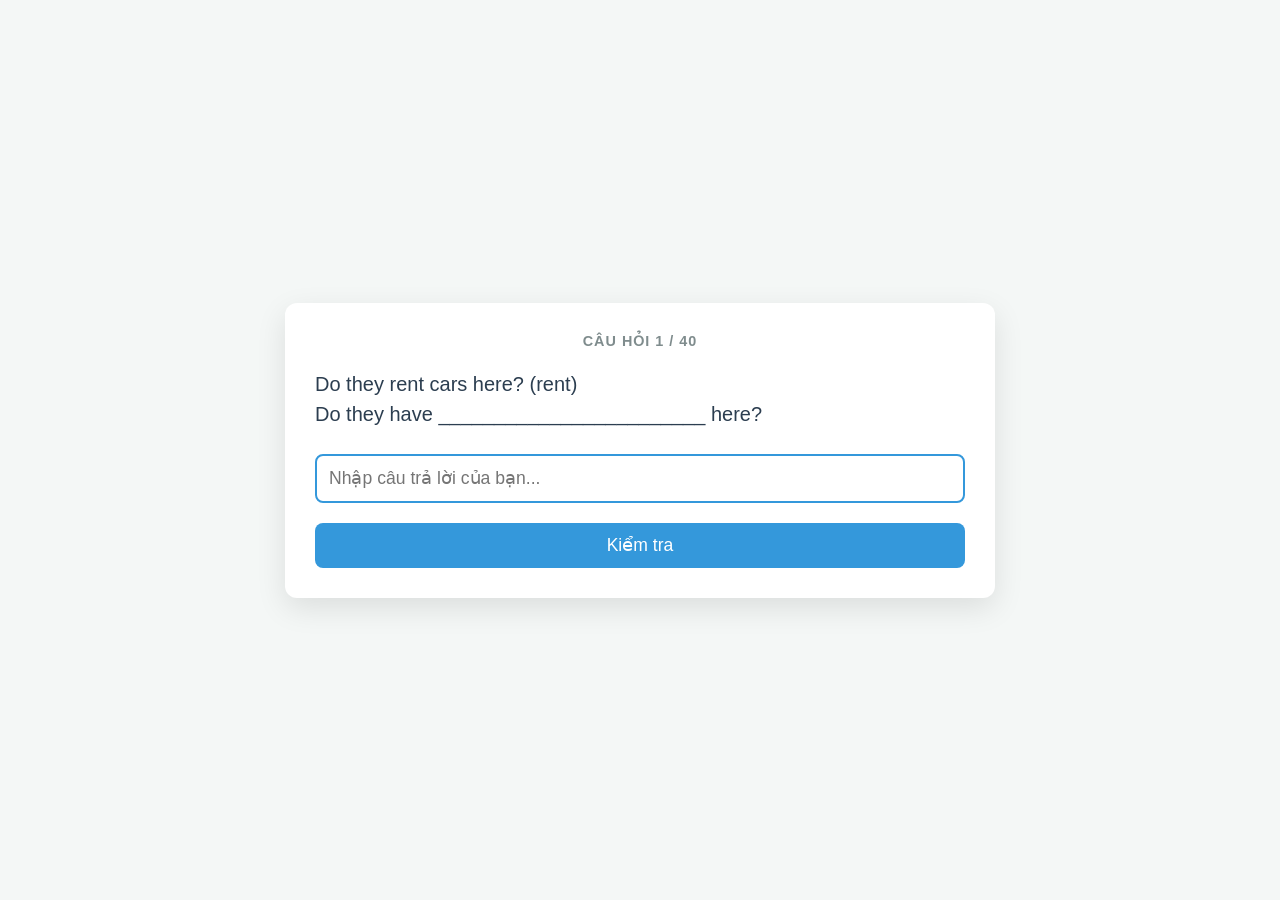
<file: short.html>
<!DOCTYPE html>
<html lang="vi">
<head>
<meta charset="UTF-8">
<meta name="viewport" content="width=device-width, initial-scale=1.0">
<title>ESL Practice App</title>
<style>
    :root {
        --primary: #3498db;
        --primary-hover: #2980b9;
        --correct: #2ecc71;
        --correct-bg: #e8f8f5;
        --wrong: #e74c3c;
        --wrong-bg: #fdedec;
        --text: #2c3e50;
        --bg: #f4f7f6;
    }
    body {
        font-family: 'Segoe UI', Tahoma, Geneva, Verdana, sans-serif;
        background-color: var(--bg);
        color: var(--text);
        display: flex;
        justify-content: center;
        align-items: center;
        min-height: 100vh;
        margin: 0;
        padding: 20px;
        box-sizing: border-box;
    }
    #app {
        background: white;
        padding: 30px;
        border-radius: 12px;
        box-shadow: 0 10px 30px rgba(0,0,0,0.1);
        max-width: 650px;
        width: 100%;
        text-align: center;
    }
    #progress {
        font-size: 0.9em;
        color: #7f8c8d;
        margin-bottom: 20px;
        font-weight: bold;
        text-transform: uppercase;
        letter-spacing: 1px;
    }
    .question-text {
        font-size: 1.25em;
        margin-bottom: 25px;
        text-align: left;
        line-height: 1.5;
    }
    .options {
        display: flex;
        flex-direction: column;
        gap: 12px;
        text-align: left;
    }
    label.option-label {
        padding: 12px 15px;
        border: 2px solid #ecf0f1;
        border-radius: 8px;
        cursor: pointer;
        transition: all 0.2s ease;
        display: flex;
        align-items: center;
        font-size: 1.05em;
    }
    label.option-label:hover {
        border-color: var(--primary);
        background-color: #fbfcff;
    }
    input[type="radio"] {
        margin-right: 12px;
        transform: scale(1.2);
    }
    input[type="text"] {
        width: 100%;
        padding: 12px;
        font-size: 1.1em;
        border: 2px solid #bdc3c7;
        border-radius: 8px;
        box-sizing: border-box;
        outline: none;
        transition: border-color 0.2s;
    }
    input[type="text"]:focus {
        border-color: var(--primary);
    }
    .btn {
        margin-top: 20px;
        padding: 12px 25px;
        background-color: var(--primary);
        color: white;
        border: none;
        border-radius: 8px;
        cursor: pointer;
        font-size: 1.1em;
        width: 100%;
        transition: background 0.2s;
    }
    .btn:hover {
        background-color: var(--primary-hover);
    }
    .correct-element {
        border-color: var(--correct) !important;
        background-color: var(--correct-bg) !important;
        color: #27ae60;
    }
    .wrong-element {
        border-color: var(--wrong) !important;
        background-color: var(--wrong-bg) !important;
        color: #c0392b;
    }
    #explanation {
        margin-top: 25px;
        padding: 15px 20px;
        border-radius: 8px;
        display: none;
        font-size: 1em;
        text-align: left;
        line-height: 1.5;
    }
    .exp-correct { background-color: var(--correct-bg); color: #27ae60; border-left: 5px solid var(--correct); }
    .exp-wrong { background-color: var(--wrong-bg); color: #c0392b; border-left: 5px solid var(--wrong); }
</style>
</head>
<body>

<div id="app">
    <div id="progress">Đang tải...</div>
    <div id="question-container"></div>
    <div id="explanation"></div>
    <button id="next-btn" class="btn" style="display: none;">Tiếp theo (Enter)</button>
</div>

<script>
const allQuestions = [
    // Phần 1: MCQs
    {q: "Which of the following is NOT a country?", o: ["Germany", "Polish", "France"], a: 1, e: "'Polish' là tính từ chỉ quốc tịch (người/tiếng Ba Lan), tên quốc gia là Poland."},
    {q: "Europe, Africa and Asia are all ________.", o: ["continents", "countries", "capitals"], a: 0, e: "Đều là các lục địa (continents)."},
    {q: "A little ________ runs through the garden of my parents' house.", o: ["sea", "river", "stream"], a: 2, e: "Stream (dòng suối nhỏ) hợp lý để chảy qua vườn nhà."},
    {q: "The ________ of the United Kingdom is about 60 million.", o: ["population", "region", "border"], a: 0, e: "Population: Dân số."},
    {q: "We went sailing on the sea during our holiday and stopped for lunch at a little ________.", o: ["coast", "cliff", "bay"], a: 2, e: "Bay (vịnh) là nơi tàu thuyền thường neo đậu."},
    {q: "A ________ is a very dry place where few plants can survive.", o: ["valley", "forest", "desert"], a: 2, e: "Desert: Sa mạc (nơi rất khô hạn)."},
    {q: "My brother was not a very good-looking child, but now he's an adult, he's very ________.", o: ["pretty", "beautiful", "handsome"], a: 2, e: "Handsome thường dùng để khen nam giới đẹp trai."},
    {q: "People always say they love my ________ hair but I would prefer it to be straight.", o: ["long", "blonde", "curly"], a: 2, e: "Curly (tóc xoăn) trái nghĩa với straight (tóc thẳng)."},
    {q: "You are looking very ________ today. Are you feeling OK?", o: ["pale", "light", "fair"], a: 0, e: "Pale: Tái nhợt (chỉ sắc mặt khi ốm)."},
    {q: "These ________ are too tight! I'll have to lose some weight!", o: ["trainers", "trousers", "pockets"], a: 1, e: "Trousers (quần dài) quá chật nên cần giảm cân."},
    {q: "Do you think this blouse ________ with this jacket?", o: ["matches", "fits", "goes"], a: 2, e: "Go with: Phối hợp, tông xuyệt tông với nhau."},
    {q: "My trainers are old and ________ out but I still love them.", o: ["worn", "put", "taken"], a: 0, e: "Worn out: Bị mòn, sờn rách (dùng cho đồ vật)."},
    {q: "A person who never lies is someone you can ________.", o: ["promise", "trust", "remember"], a: 1, e: "Trust: Tin tưởng."},
    {q: "If I tell you a ________, you mustn't tell it to anyone else.", o: ["secret", "story", "message"], a: 0, e: "Secret: Bí mật."},
    {q: "Sam was ________ when he fell off the horse.", o: ["annoying", "embarrassing", "embarrassed"], a: 2, e: "Embarrassed (adj-ed) dùng để chỉ cảm giác xấu hổ của con người."},
    {q: "Max is very ________; I hope he can afford such expensive gifts.", o: ["reliable", "generous", "confident"], a: 1, e: "Generous: Hào phóng (mua quà đắt tiền)."},
    {q: "Maria got very ________ with Harry when he refused to put his toys away.", o: ["nervous", "uncomfortable", "cross"], a: 2, e: "Get cross with someone: Tức giận với ai đó."},
    {q: "Jess ________ with Sophie because she didn't go to the party.", o: ["fell out", "got on", "made up"], a: 0, e: "Fall out: Cãi vã, bất hòa."},
    {q: "I'm so excited! My sister's just had a baby girl and I've always wanted a ________.", o: ["cousin", "granddaughter", "niece"], a: 2, e: "Niece: Cháu gái (con của anh/chị/em)."},
    {q: "Many children are ________ by a single parent.", o: ["grown up", "brought up", "given up"], a: 1, e: "Bring up (bị động: brought up): Được nuôi dưỡng."},
    {q: "After breakfast Josh ________ ready for school.", o: ["got", "did", "made"], a: 0, e: "Get ready: Chuẩn bị sẵn sàng."},
    {q: "Sharon and Matt are having a party to ________ their wedding anniversary.", o: ["celebrate", "invite", "remember"], a: 0, e: "Celebrate: Kỷ niệm (ngày cưới)."},
    {q: "The bridegroom's voice was shaking when he stood up and ________.", o: ["cut the cake", "put on the ring", "made a speech"], a: 2, e: "Make a speech: Phát biểu."},
    {q: "All the wedding ________ brought presents.", o: ["relatives", "guests", "visitors"], a: 1, e: "Wedding guests: Khách mời dự đám cưới."},
    {q: "I like my home because there is a lot of ________ for all my things.", o: ["space", "place", "area"], a: 0, e: "Space: Không gian (chứa đồ)."},
    {q: "Which of these is NOT a room in a house?", o: ["basement", "cooker", "hall"], a: 1, e: "Cooker là cái bếp lò (thiết bị), không phải tên phòng."},
    {q: "Could you pull down the ________, please? The light is shining in my eyes.", o: ["window", "curtains", "blind"], a: 2, e: "Blind: Rèm cuốn chắn sáng. Pull down the blind (Kéo rèm xuống)."},
    {q: "Don't touch the ________ of the saucepan, it may be hot.", o: ["drawer", "handle", "iron"], a: 1, e: "Handle: Tay cầm (của nồi)."},
    {q: "Which of the following would you NOT expect to find on a bed?", o: ["sheet", "pillow", "carpet"], a: 2, e: "Carpet (thảm) nằm trên sàn nhà, không phải trên giường."},
    {q: "Which of the following is always found in a bathroom?", o: ["tool", "tap", "toy"], a: 1, e: "Tap: Vòi nước."},
    
    // Phần 2
    {q: "The children were asked to pick up the ________ in the school playground.", o: ["waste", "litter", "pollution"], a: 1, e: "Litter: Rác vụn vứt bừa bãi."},
    {q: "Which of the following is NOT a type of fuel?", o: ["petrol", "coal", "electricity"], a: 2, e: "Electricity (điện) là năng lượng, không phải nhiên liệu đốt (fuel)."},
    {q: "We used to live in the city, but we much prefer it here in the ________.", o: ["countryside", "nature", "environment"], a: 0, e: "Countryside: Nông thôn (trái với city)."},
    {q: "If you are telling someone the reason why something happened, you are ________.", o: ["persuading", "warning", "explaining"], a: 2, e: "Explaining: Giải thích."},
    {q: "If your friend is giving you some ideas on how to use less electricity, she is ________.", o: ["advising", "comparing", "reviewing"], a: 0, e: "Advising: Khuyên bảo, đưa lời khuyên."},
    {q: "I was a bit ________ with my test results - I will have to work harder next time!", o: ["worried", "nervous", "disappointed"], a: 2, e: "Disappointed: Thất vọng."},
    {q: "How much will you ________ to repair these shoes?", o: ["cost", "charge", "pay"], a: 1, e: "Charge: Tính phí (Bạn sẽ tính phí bao nhiêu?)."},
    {q: "The hairdryer broke the first time I used it so the store gave me a full ________.", o: ["receipt", "discount", "refund"], a: 2, e: "Refund: Sự hoàn tiền."},
    {q: "You'll find pillows in the ________ department.", o: ["bed and bath linen", "nightclothes", "floor covering"], a: 0, e: "Bed and bath linen: Khu vực bán đồ ngủ, ga gối trải giường."},
    {q: "The menswear department sells ________.", o: ["purses and handbags", "shirts and ties", "skirts and blouses"], a: 1, e: "Menswear: Đồ nam (áo sơ mi, cà vạt)."},
    {q: "The salesman was wearing a ________.", o: ["smart new green woollen jacket.", "woollen green new smart jacket.", "green smart woollen new jacket."], a: 0, e: "Trật tự tính từ OSASCOMP: Opinion (smart) - Age (new) - Color (green) - Material (woollen)."},
    {q: "If you are not satisfied with the service in this store ask to speak to the ________.", o: ["customer", "travel agent", "manager"], a: 2, e: "Manager: Quản lý cửa hàng."},
    {q: "I don't really like strong, black coffee. I find the taste too ________.", o: ["sour", "hot", "bitter"], a: 2, e: "Bitter: Vị đắng."},
    {q: "Can I offer you a ________ of chocolate cake to have with your tea?", o: ["slice", "loaf", "spoonful"], a: 0, e: "A slice of cake: Một lát/miếng bánh."},
    {q: "Before you begin cooking, ________ the oven on to 220 degrees.", o: ["keep", "turn", "get"], a: 1, e: "Turn on: Bật (lò nướng)."},
    {q: "One way to cook potatoes is to ________ them in a pan of water with a little salt.", o: ["bake", "fry", "boil"], a: 2, e: "Boil: Luộc bằng nước mặn."},
    {q: "Before you begin cooking, it's a good idea to get all your ________ ready.", o: ["pieces", "ingredients", "parts"], a: 1, e: "Ingredients: Nguyên liệu nấu ăn."},
    {q: "Beat the mixture until it is ________ and creamy.", o: ["smooth", "flat", "low"], a: 0, e: "Smooth: Mịn màng, nhuyễn."},
    {q: "I find it more ________ to use my car when I go grocery shopping, but I always use the bus to get to work.", o: ["reliable", "convenient", "dangerous"], a: 1, e: "Convenient: Tiện lợi."},
    {q: "We had a great holiday, but the ________ home was terrible. It took 6 hours to travel 100 km!", o: ["trip", "way", "journey"], a: 2, e: "Journey: Hành trình di chuyển (thường dùng cho chặng đường dài đi lại)."},
    {q: "It took us a long time to get through all the ________ checks at the airport.", o: ["security", "terminal", "destination"], a: 0, e: "Security checks: Kiểm tra an ninh."},
    {q: "After the plane has ________ off I can relax and start to enjoy the flight.", o: ["gone", "flown", "taken"], a: 2, e: "Take off (taken off): Cất cánh."},
    {q: "Which of the following CANNOT be an occupation?", o: ["interpreter", "backpacker", "driver"], a: 1, e: "Backpacker là dân du lịch bụi, không phải nghề nghiệp (occupation)."},
    {q: "The hotel has wonderful ________ including three restaurants and a 25 m swimming pool.", o: ["facilities", "bookings", "brochures"], a: 0, e: "Facilities: Cơ sở vật chất, tiện nghi."},
    {q: "Students for the ________ class will need to bring their own paper and brushes.", o: ["photography", "drawing", "painting"], a: 2, e: "Painting: Hội họa (dùng cọ - brushes)."},
    {q: "Would you like to see my ________ of old postcards?", o: ["demonstration", "collection", "performance"], a: 1, e: "Collection: Bộ sưu tập."},
    {q: "If you're going sailing you'll need a ________ in case you fall in the water.", o: ["raincoat", "helmet", "life-jacket"], a: 2, e: "Life-jacket: Áo phao cứu sinh."},
    {q: "It was impossible to find a ________ so we had to leave the car in the street.", o: ["parking", "park", "car park"], a: 2, e: "Car park: Bãi đỗ xe."},
    {q: "I'm thinking of joining the local cycling club but ________ is quite expensive.", o: ["membership", "fee", "benefit"], a: 0, e: "Membership: Quyền hội viên / phí hội viên (có thể đứng độc lập chỉ chi phí tham gia)."},
    {q: "We had ________ our neighbours about the party but they still complained about the noise.", o: ["invited", "warned", "apologised"], a: 1, e: "Warned: Đã cảnh báo/báo trước."},

    // Phần 3
    {q: "Which of these subjects would you study in a laboratory?", o: ["chemistry", "drama", "geography"], a: 0, e: "Chemistry (Hóa học) học ở phòng thí nghiệm (laboratory)."},
    {q: "Which word means the opposite of pointless?", o: ["useful", "boring", "enjoyable"], a: 0, e: "Pointless (vô nghĩa/vô ích) >< Useful (hữu ích)."},
    {q: "Where does a professor teach?", o: ["primary school", "secondary school", "university"], a: 2, e: "Professor (Giáo sư) dạy ở đại học (university)."},
    {q: "Mr Wilson is a very ________ teacher. He is always calm and never gets angry.", o: ["funny", "patient", "strict"], a: 1, e: "Patient: Kiên nhẫn (bình tĩnh, không tức giận)."},
    {q: "I didn't feel ready to take the ________ but I had no choice.", o: ["grade", "result", "exam"], a: 2, e: "Take an exam: Làm bài kiểm tra."},
    {q: "Everyone always pays ________ in our history class.", o: ["attention", "progress", "interest"], a: 0, e: "Pay attention: Chú ý lắng nghe."},
    {q: "Jim had such a sore ________ he could hardly speak.", o: ["headache", "cough", "throat"], a: 2, e: "Sore throat: Đau họng."},
    {q: "Mrs Jones phoned the doctor to arrange ________ for that afternoon.", o: ["a dressing", "an appointment", "a prescription"], a: 1, e: "Arrange an appointment: Đặt lịch hẹn."},
    {q: "Tim was fine but his car was ________ in the accident.", o: ["damaged", "injured", "hurt"], a: 0, e: "Damaged: Bị hư hại (dùng cho đồ vật/xe cộ). Injured/Hurt dùng cho người."},
    {q: "My clothes are all too loose now because I've ________ so much weight.", o: ["put on", "lost", "taken off"], a: 1, e: "Lose weight: Giảm cân (quần áo trở nên lỏng - loose)."},
    {q: "A ________ of fruit makes a more satisfying snack than a bar of chocolate.", o: ["piece", "can", "glass"], a: 0, e: "A piece of fruit: Một loại/trái hoa quả."},
    {q: "You'll feel healthier if you ________.", o: ["play more computer games", "eat more fried food", "take more exercise"], a: 2, e: "Take exercise: Tập thể dục."},
    {q: "Uncle Jack and Charlie ________ fishing.", o: ["are doing", "have gone", "have done"], a: 1, e: "Go fishing (Thì HTHT: have gone fishing)."},
    {q: "Tina used to ________ gymnastics at school.", o: ["practise", "play", "do"], a: 2, e: "Do gymnastics: Tập thể dục dụng cụ."},
    {q: "All the members of the hockey team must attend ________ after school today.", o: ["practise", "exercise", "training"], a: 2, e: "Training: Buổi tập luyện thể thao của một đội."},
    {q: "Which person does not play in a match?", o: ["coach", "captain", "partner"], a: 0, e: "Coach: Huấn luyện viên (chỉ đạo bên ngoài, không trực tiếp chơi)."},
    {q: "If you go to the gym ________ your level of fitness will improve.", o: ["annually", "regularly", "normally"], a: 1, e: "Regularly: Thường xuyên."},
    {q: "Early morning is the ________ time at the swimming pool as most people prefer to stay in bed then.", o: ["quietest", "busiest", "fittest"], a: 0, e: "Quietest: Yên tĩnh, vắng vẻ nhất (vì mọi người còn ngủ)."},
    {q: "Which of the following is NOT an insect?", o: ["bee", "fly", "bat"], a: 2, e: "Bat (dơi) là động vật có vú, không phải côn trùng."},
    {q: "Which of the following is a farm animal?", o: ["camel", "monkey", "goat"], a: 2, e: "Goat (dê) là động vật nuôi ở trang trại."},
    {q: "Which of these has teeth, but no fur?", o: ["zebra", "snake", "parrot"], a: 1, e: "Snake (Rắn) có răng nhưng không có lông mao (fur)."},
    {q: "The tiger is a very beautiful animal but it is very ________ and people should not go near it.", o: ["dangerous", "amusing", "useful"], a: 0, e: "Dangerous: Nguy hiểm."},
    {q: "This is a piece of land with water all around it.", o: ["island", "field", "hill"], a: 0, e: "Island: Hòn đảo (đất bao quanh bởi nước)."},
    {q: "This is like a small, inland sea.", o: ["ocean", "lake", "river"], a: 1, e: "Lake: Hồ nước (giống vùng biển nhỏ trong đất liền)."},
    {q: "Which of these types of weather has a lot of wind?", o: ["stormy", "icy", "foggy"], a: 0, e: "Stormy: Bão tố (thường kèm nhiều gió)."},
    {q: "Trees are often blown down by ________.", o: ["thunder", "gales", "lightening"], a: 1, e: "Gales: Gió giật mạnh (làm đổ cây)."},
    {q: "Average ________ are rising in many parts of the world.", o: ["thermometers", "degrees", "temperatures"], a: 2, e: "Temperatures: Nhiệt độ trung bình đang tăng lên."},
    {q: "The rain was so ________ over the weekend that the river flooded its banks.", o: ["strong", "heavy", "high"], a: 1, e: "Heavy rain: Mưa to."},
    {q: "It looks like we are going to have a beautiful, ________ day today.", o: ["clear", "clean", "light"], a: 0, e: "Clear day: Ngày trời quang đãng, trong xanh."},
    {q: "The ________ in countries like Colombia depends more on how high up you are, than the time of year.", o: ["season", "climate", "time"], a: 1, e: "Climate: Khí hậu chung của một vùng."},

    // Phần 4
    {q: "I've seen every single programme in The Natural World series since it started in 1985 - it's my favourite ________.", o: ["sitcom", "thriller", "documentary"], a: 2, e: "Documentary: Phim tài liệu (về thế giới tự nhiên)."},
    {q: "One World is a ________ programme that examines what is happening on the political scene today.", o: ["current affairs", "historical documentary", "natural history"], a: 0, e: "Current affairs: Chương trình thời sự chính trị."},
    {q: "Let's get Dad this ________ for his birthday. He's not too keen on fiction.", o: ["thriller", "horror story", "travel book"], a: 2, e: "Travel book không phải là sách viễn tưởng (fiction), phù hợp với người không thích fiction."},
    {q: "According to this report, a lot of people who buy best-selling books never actually ________ them.", o: ["finish", "end", "complete"], a: 0, e: "Finish a book: Đọc xong một cuốn sách."},
    {q: "It's much cheaper to ________ books from the library than it is to buy them.", o: ["lend", "take", "borrow"], a: 2, e: "Borrow: Mượn (từ thư viện)."},
    {q: "Before I buy tickets for a show I always read the ________ in the newspapers to make sure it's worth seeing.", o: ["reviews", "articles", "headlines"], a: 0, e: "Reviews: Bài đánh giá/nhận xét nghệ thuật."},
    {q: "I usually walk to school as the trains and buses are so ________ in the morning.", o: ["quiet", "crowded", "exciting"], a: 1, e: "Crowded: Đông đúc (lý do nên đi bộ thay vì đi xe buýt)."},
    {q: "The ________ is much more beautiful in the countryside than in the town.", o: ["scenery", "atmosphere", "transport"], a: 0, e: "Scenery: Phong cảnh thiên nhiên."},
    {q: "Please tell me what the next ________ says. I want to check that we are on the right road.", o: ["crossroads", "signpost", "roundabout"], a: 1, e: "Signpost: Biển báo chỉ đường (có chữ để đọc)."},
    {q: "Which of the following is what is left of an ancient building?", o: ["ruin", "cathedral", "gallery"], a: 0, e: "Ruin: Tàn tích."},
    {q: "Where would you go if you wanted to buy medicine?", o: ["grocer's", "department store", "chemist's"], a: 2, e: "Chemist's (= Pharmacy): Tiệm thuốc."},
    {q: "Which of these has water coming out of it and is often found in town squares?", o: ["pavement", "fountain", "tower"], a: 1, e: "Fountain: Đài phun nước."},
    {q: "We were sitting at the back but we could ________ the actors very clearly.", o: ["watch", "look", "see"], a: 2, e: "See: Nhìn thấy (chỉ khả năng thị giác tự nhiên do không bị cản trở)."},
    {q: "You must collect your tickets at least half an hour before the ________ starts.", o: ["drama", "theatre", "play"], a: 2, e: "Play: Vở kịch sân khấu."},
    {q: "The ________ in the jazz club had an amazing keyboard technique.", o: ["guitarist", "pianist", "drummer"], a: 1, e: "Pianist: Nhạc công piano (liên quan tới keyboard technique)."},
    {q: "I'm in a drama club. I'm no good at acting but I do jobs like moving the ________.", o: ["scenery", "lighting", "curtain"], a: 0, e: "Scenery: Ở sân khấu có nghĩa là phông màn cảnh nền cần di chuyển."},
    {q: "Harry Potter and James Bond are both very successful film ________.", o: ["actors", "scenes", "series"], a: 2, e: "Series: Loạt phim dài kỳ."},
    {q: "I don't want to see a ________. I prefer movies that are acted by real people.", o: ["cartoon", "comedy", "thriller"], a: 0, e: "Cartoon: Hoạt hình (không phải do người thật diễn)."},
    {q: "If I lose my friends in a crowded disco I often ________ to find them again.", o: ["send a text", "call on the landline", "write an email"], a: 0, e: "Send a text: Gửi tin nhắn điện thoại (nhanh gọn trong sàn nhảy)."},
    {q: "I forgot to save my work before I left the room and my little brother came and ________ it all.", o: ["crashed", "emptied", "deleted"], a: 2, e: "Deleted: Xóa mất (dữ liệu máy tính)."},
    {q: "My internet connection takes ages because I have to ________ it up through the telephone.", o: ["dial", "access", "call"], a: 0, e: "Dial up: Quay số để kết nối mạng internet kiểu cũ."},
    {q: "You are not supposed to ________ movies from the internet and anyway the quality is often very poor.", o: ["print", "film", "download"], a: 2, e: "Download: Tải xuống (phim ảnh trên mạng)."},
    {q: "In this new group of houses there are several smart homes where everything is ________ by computer.", o: ["controlled", "ordered", "produced"], a: 0, e: "Controlled: Được điều khiển (bởi máy tính)."},
    {q: "This new laptop is extremely light. It ________ less than two kilos.", o: ["measures", "weighs", "contains"], a: 1, e: "Weighs: Nặng (trọng lượng)."},
    {q: "Which of the following jobs is a profession?", o: ["labourer", "carpenter", "lawyer"], a: 2, e: "Profession chỉ nghề nghiệp mang tính học thuật/chuyên môn cao (Luật sư)."},
    {q: "Which of these people keeps a building safe at night?", o: ["security guard", "architect", "builder"], a: 0, e: "Security guard: Nhân viên bảo vệ."},
    {q: "A judge ________ lawyers and people who may have broken the law.", o: ["works for", "deals with", "looks after"], a: 1, e: "Deals with: Giải quyết, làm việc với (trong tòa án)."},
    {q: "I had a higher ________ in my old job but I am much happier in my new job.", o: ["pay", "salary", "money"], a: 1, e: "Salary: Mức lương cứng/Lương cố định."},
    {q: "I applied for the job and was asked to ________ an interview the following day.", o: ["attend", "receive", "visit"], a: 0, e: "Attend an interview: Tham dự phỏng vấn."},
    {q: "Good afternoon. Could you tell me when you are going to ________ the sofa I ordered from you?", o: ["arrange", "deliver", "manage"], a: 1, e: "Deliver: Giao hàng (sofa)."},

    // Phần 5
    {q: "When you get to your ________, you have to show your ticket to leave the station.", o: ["destination", "harbour", "souvenir", "passport"], a: 0, e: "Destination: Điểm đến."},
    {q: "Brazil ________ coffee all over the world.", o: ["invests", "demands", "exports", "affords"], a: 2, e: "Exports: Xuất khẩu."},
    {q: "How do you ________ 'csar'?", o: ["interrupt", "swear", "guess", "pronounce"], a: 3, e: "Pronounce: Phát âm."},
    {q: "Dogs make very ________ pets. They'll always stay by your side.", o: ["mental", "private", "loyal", "digital"], a: 2, e: "Loyal: Trung thành."},
    {q: "Let's go for a swim as soon as we ________ the hotel!", o: ["arrive", "get", "reach", "meet"], a: 2, e: "Reach + tân ngữ trực tiếp (đến nơi). Arrive cần 'at/in', get cần 'to'."},
    {q: "You have to ________ or you won't understand the explanation.", o: ["concentrate", "contact", "consider", "involve"], a: 0, e: "Concentrate: Tập trung."},
    {q: "There's a train coming. Don't stand at the edge of the ________.", o: ["property", "link", "platform", "resort"], a: 2, e: "Platform: Sân ga."},
    {q: "I ________ a lot of money on my credit cards and I don't know if I can pay it back.", o: ["own", "obtain", "cost", "owe"], a: 3, e: "Owe: Nợ tiền."},
    
    // Rewrite 1
    {q: "My computer doesn't work, so I can't e-mail you. (Sử dụng từ: wrong)<br>There's ________ my computer, so I can't e-mail you.", a: ["something wrong with"], e: "Cấu trúc 'There is something wrong with...' (Có vấn đề gì đó với...)."},
    {q: "When we started our journey towards the mountains, the sun was shining. (Sử dụng từ: off)<br>When we ________ towards the mountains, the sun was shining.", a: ["set off"], e: "Set off = Start a journey (Khởi hành)."},

    // Phần 6
    {q: "I'm not old enough to ________ in this election.", o: ["commit", "protest", "vote", "admit"], a: 2, e: "Vote: Bỏ phiếu (election)."},
    {q: "Is it really your ________ to be a professional footballer?", o: ["application", "profession", "ambition", "contract"], a: 2, e: "Ambition: Ước mơ, hoài bão."},
    {q: "What we eat ________ how much energy we have during the day.", o: ["balances", "contains", "benefits", "affects"], a: 3, e: "Affects: Gây ảnh hưởng tới."},
    {q: "These jeans are too ________. I think I need a bigger pair.", o: ["tight", "loose", "rough", "smooth"], a: 0, e: "Tight: Chật chội (cần cỡ to hơn)."},
    {q: "Britain's ________ is fairly mild - it's never very hot or very cold.", o: ["forecast", "climate", "environment", "heatwave"], a: 1, e: "Climate: Khí hậu."},
    {q: "I fell over in front of everyone at lunch. It was so ________!", o: ["embarrassing", "naughty", "romantic", "depressed"], a: 0, e: "Embarrassing (adj-ing) miêu tả hoàn cảnh gây xấu hổ."},
    {q: "I asked Jim to help me with the project, but he ________.", o: ["doubted", "denied", "refused", "warned"], a: 2, e: "Refused: Từ chối."},
    {q: "Jeanne, ________ us that joke about the guy who knocks on the door.", o: ["say", "speak", "make", "tell"], a: 3, e: "Tell a joke: Kể chuyện cười."},

    // Rewrite 2
    {q: "I did German lessons until last year, but I stopped because I didn't have time. (Sử dụng từ: used)<br>________ but I stopped last year because I didn't have time.", a: ["I used to do German lessons", "I used to take German lessons"], e: "Cấu trúc Used to + V-inf (thói quen trong quá khứ)."},
    {q: "When you make a mistake, put a line through it and write the correct answer above. (Sử dụng từ: cross)<br>When you make a mistake, ________ and write the correct answer above.", a: ["cross it out"], e: "Cross out = Put a line through (Gạch bỏ)."},
    {q: "Have you played Monopoly before? (Sử dụng từ: time)<br>Is this the ________ played Monopoly?", a: ["first time you have"], e: "Cấu trúc: This is the first time + HTHT (Đây là lần đầu...)."},
    {q: "I started studying at six and now it's ten o'clock. (Sử dụng từ: for)<br>It's ten o'clock and I ________ four hours.", a: ["have been studying for", "have studied for"], e: "Hiện tại hoàn thành tiếp diễn nhấn mạnh quá trình kéo dài 4 tiếng."},

    // Grammar & Tenses
    {q: "I like basketball, but I ________ volleyball.", o: ["prefer", "have preferred", "am preferring", "had preferred"], a: 0, e: "Prefer là động từ chỉ trạng thái (stative verb), không dùng V-ing, chia ở HTĐ."},
    {q: "We won the match because we ________ hard the week before.", o: ["have practised", "practise", "had been practising", "have been practising"], a: 2, e: "Quá khứ hoàn thành tiếp diễn (xảy ra liên tục trước 1 mốc trong quá khứ)."},
    {q: "Shirley ________ to speak Russian before she met Ivan.", o: ["use not", "wasn't used", "hasn't used", "didn't use"], a: 3, e: "Phủ định của used to là didn't use to."},
    {q: "I don't think Adam ________ what the coach told us.", o: ["was understanding", "understood", "has been understanding", "had been understanding"], a: 1, e: "Understand là động từ chỉ nhận thức, chia QKĐ, không dùng tiếp diễn."},
    {q: "Before the exam, I ________ everything - except the questions they asked!", o: ["had studied", "study", "have studied", "was studying"], a: 0, e: "Quá khứ hoàn thành (had + PII) xảy ra trước một hành động quá khứ khác (the exam)."},
    {q: "You look worried. ________ about what happened last night?", o: ["Do you think", "Are you thinking", "You think", "You are thinking"], a: 1, e: "Think chỉ hành động suy nghĩ (đang nghĩ về) thì dùng được HTTD."},
    {q: "When you rang, I ________ my geography homework.", o: ["did", "was doing", "have done", "have been doing"], a: 1, e: "Hành động đang diễn ra trong quá khứ (was doing) thì bị cắt ngang (rang)."},
    {q: "Ivor ________ cricket for long, but he's already quite good at it.", o: ["isn't playing", "hasn't been playing", "doesn't play", "didn't play"], a: 1, e: "Dùng HTHT tiếp diễn để nhấn mạnh quá trình từ QK đến HT (for long)."},
    {q: "My younger sister is really ________ and I'm sure she'll go to university when she's older.", o: ["mental", "expert", "clever", "entertaining"], a: 2, e: "Clever: Thông minh."},
    {q: "You should ________ sure you've answered all the questions on the exam paper.", o: ["do", "have", "take", "make"], a: 3, e: "Make sure: Đảm bảo chắc chắn."},
    {q: "Have you ________ studying astronomy at university?", o: ["considered", "guessed", "thought", "wondered"], a: 0, e: "Consider + V-ing (Cân nhắc việc gì)."},
    {q: "Collecting stamps gives me a lot of ________ and helps me to relax.", o: ["qualification", "instruction", "rhythm", "pleasure"], a: 3, e: "Pleasure: Niềm vui, sự thoải mái."},
    {q: "Have you always been keen ________ motorbikes?", o: ["for", "on", "with", "in"], a: 1, e: "Keen on = Thích thú với."},
    {q: "________ conclusion, I would say that having a pet has many advantages.", o: ["For", "In", "On", "By"], a: 1, e: "In conclusion: Tóm lại / Để kết luận."},
    {q: "I ________ a lot of fun at your party. When are you having another one?", o: ["took", "got", "made", "had"], a: 3, e: "Have fun (QK: had fun): Vui vẻ."},
    {q: "When he was at university, my dad did a ________ in maths.", o: ["study", "subject", "degree", "mark"], a: 2, e: "Do a degree: Học lấy bằng cấp đại học."},

    // Mixed Grammar Q1-Q23
    {q: "David ________ tennis at the moment.", o: ["playing", "plays", "are playing", "is playing"], a: 3, e: "HT tiếp diễn với dấu hiệu 'at the moment'."},
    {q: "I'm not very good ________ singing and I hate standing up in front of people.", o: ["at", "for", "on", "in"], a: 0, e: "Good at + V-ing/N: Giỏi việc gì."},
    {q: "Peter: 'Hi Mark. ________'<br>Mark: 'It was great in the end but we had a terrible time at the beginning.'", o: ["Is there anything I can do?", "What were you doing?", "Where did you go?", "How was your camping trip?"], a: 3, e: "Câu trả lời đánh giá chất lượng chuyến đi nên câu hỏi là How was..."},
    {q: "I ________ my emails every morning and evening.", o: ["play", "check", "spend", "eat"], a: 1, e: "Check emails: Kiểm tra thư."},
    {q: "There's ________ milk in the fridge.", o: ["many", "much", "a little", "a few"], a: 1, e: "Milk là N không đếm được. Dùng 'much' với số lượng lớn chung chung, hoặc a little. Ở đây 'much' hợp lý nhất nếu nhấn mạnh khối lượng."},
    {q: "I've got ________ in this ear. I couldn't sleep last night because it was so painful.", o: ["a temperature", "a sore throat", "a runny nose", "an earache"], a: 3, e: "Earache: Đau tai."},
    {q: "When you finish writing a letter, you can put it in a/an ________ and then you post it.", o: ["eggshell", "jar", "newspaper", "envelope"], a: 3, e: "Envelope: Phong bì thư."},
    {q: "You can get on a train from a ________.", o: ["rank", "gate", "platform", "stop"], a: 2, e: "Platform: Sân ga xe lửa."},
    {q: "Would you mind ________ the window?", o: ["open", "opening", "to open", "opened"], a: 1, e: "Mind + V-ing: Phiền làm gì đó."},
    {q: "There's ________ pollution in the river.", o: ["some", "any", "many", "a few"], a: 0, e: "Câu khẳng định dùng 'some'. Pollution không đếm được."},
    {q: "The children love ________ cards with their grandfather.", o: ["doing", "going", "playing", "having"], a: 2, e: "Play cards: Chơi bài."},
    {q: "Shop-assistant: 'Good morning. ________'<br>Customer: 'Hi, I'm calling about an order from your website.'", o: ["How does that work?", "Do you have the order number?", "Would you like to cancel the order?", "Can I help you?"], a: 3, e: "Câu chào khách chuẩn mực: Can I help you?"},
    {q: "She ________ yoga every weekend.", o: ["goes", "does", "plays", "likes"], a: 1, e: "Do yoga: Tập yoga."},
    {q: "He ________ to places and regions.", o: ["currently is travelling", "currently travels", "is currently travelling", "travels currently"], a: 2, e: "Trạng từ 'currently' đứng sau to be trong thì HT tiếp diễn."},
    {q: "A teacher needs to be ________ because the students need time to learn.", o: ["patience", "impatient", "patient", "patiently"], a: 2, e: "Cần một tính từ sau to be. Patient: Kiên nhẫn."},
    {q: "Sarah wants to be the best at everything. She's very ________.", o: ["risky", "careful", "ambition", "ambitious"], a: 3, e: "Ambitious (adj): Tham vọng."},
    {q: "They ________ see his new film last night.", o: ["aren't seeing", "weren't seeing", "didn't see", "don't see"], a: 2, e: "Last night là dấu hiệu QK đơn -> didn't see."},
    {q: "Over 200 ________ entered the race.", o: ["competitors", "competitive", "competitions", "competes"], a: 0, e: "Cần N chỉ người số nhiều. Competitors: Người thi đấu."},
    {q: "Petrol cars are ________ expensive than electric cars.", o: ["more much", "so", "much more", "much"], a: 2, e: "Much + So sánh hơn (more expensive) để nhấn mạnh."},
    {q: "I ________ into town every Saturday.", o: ["walks", "walking", "walk", "to walk"], a: 2, e: "Chủ ngữ I đi với động từ nguyên thể ở HT đơn."},
    {q: "I'm listening to a radio programme about ________.", o: ["cycling", "cycled", "cycle", "to cycle"], a: 0, e: "Sau giới từ 'about' cần V-ing (Cycling: môn đạp xe)."},
    {q: "She ________ her shopping at Harrods every Friday.", o: ["takes", "goes", "makes", "does"], a: 3, e: "Do the shopping: Đi mua sắm đồ dùng."},
    {q: "India is ________ hotter than Norway.", o: ["very", "much", "more", "so"], a: 1, e: "Dùng 'much' để nhấn mạnh tính từ so sánh hơn (hotter)."},

    // Rel Clauses / Connectors / Modals Fill-ins
    {q: "The waitress ________ served us was impolite and impatient.", a: ["who", "that"], e: "Đại từ quan hệ chỉ người làm chủ ngữ."},
    {q: "A cemetery is a place ________ people are buried.", a: ["where", "in which"], e: "Đại từ chỉ nơi chốn."},
    {q: "The place ________ we spent our holidays was really beautiful.", a: ["where"], e: "Đại từ chỉ nơi chốn (tại nơi mà)."},
    {q: "The building ________ was destroyed in the fire has now been rebuilt.", a: ["which", "that"], e: "Đại từ quan hệ chỉ vật làm chủ ngữ."},
    {q: "The people ________ were arrested have now been released.", a: ["who", "that"], e: "Đại từ quan hệ chỉ người làm chủ ngữ."},
    {q: "She wanted to know ________ I could speak any foreign languages.", a: ["if", "whether"], e: "Câu tường thuật dạng Yes/No question dùng If/Whether."},
    {q: "She asked whether I ________ a driving licence.", a: ["had"], e: "Lùi thì (HTĐ -> QKĐ) trong câu tường thuật."},
    {q: "She asked ________ I was willing to travel.", a: ["if", "whether"], e: "Câu tường thuật Yes/No question."},
    {q: "She asked ________ I had applied for the job.", a: ["if", "whether"], e: "Câu tường thuật Yes/No question."},
    {q: "________ did the accident happen? (Hỏi về cách thức/thời gian/địa điểm)", a: ["how", "when", "where"], e: "Từ để hỏi phù hợp (How/When/Where đều được)."},
    {q: "This machine is very easy to use. ________ can learn to use it very quickly.", a: ["anyone", "anybody"], e: "Anyone: Bất kỳ ai (dùng trong câu khẳng định mang nghĩa phổ quát)."},
    {q: "There was hardly ________ on the beach. It was almost deserted.", a: ["anyone", "anybody"], e: "Hardly mang nghĩa phủ định nên dùng anyone/anybody."},
    {q: "You must be hungry. Would you like ________ to eat?", a: ["something"], e: "Lời mời dùng 'something'."},
    {q: "They stay at home all the time. They never seem to go ________.", a: ["anywhere"], e: "Never là phủ định, dùng 'anywhere'."},
    {q: "There's ________ at the door. Can you go and see who it is?", a: ["someone", "somebody"], e: "Câu khẳng định dùng someone/somebody."},
    {q: "If you took more exercise, you ________ feel better.", a: ["would"], e: "Câu điều kiện loại 2 (would + V)."},
    {q: "I ________ buy that coat if I were you.", a: ["would"], e: "Câu điều kiện loại 2 khuyên nhủ (If I were you)."},
    {q: "My memory is getting worse. I keep ________ things.", a: ["forgetting"], e: "Keep + V-ing: Liên tục làm gì."},
    {q: "If you invest your money in the stock market, you risk ________ it.", a: ["losing"], e: "Risk + V-ing: Có nguy cơ làm sao."},
    {q: "It was a nice day, so we decided ________ for a walk.", a: ["to go"], e: "Decide + to V."},
    {q: "Our neighbor threatened ________ the police if we didn't stop the noise.", a: ["to call"], e: "Threaten + to V: Đe dọa làm gì."},
    {q: "In some parts of the country, prices are higher ________ in others.", a: ["than"], e: "Cấu trúc so sánh hơn (higher than)."},
    {q: "I couldn't get to sleep ________ the noise.", a: ["because of", "due to"], e: "Sau khoảng trống là Noun phrase nên dùng 'because of / due to'."},
    {q: "She accepted the job ________ the salary, which was very low.", a: ["despite", "in spite of"], e: "Mặc dù (cộng với danh từ/cụm N)."},
    {q: "We enjoyed our holiday ________ it rained a lot.", a: ["although", "even though", "though"], e: "Mặc dù (cộng với một mệnh đề S+V)."},
    {q: "An investigation into the accident will be carried ________ as soon as possible.", a: ["out"], e: "Carry out: Tiến hành (điều tra)."},
    {q: "When I realized I was wrong, I apologized to them ________ my mistake.", a: ["for"], e: "Apologize to sb FOR sth: Xin lỗi về việc gì."},
    {q: "The police never found ________ who committed the murder.", a: ["anyone", "the person"], e: "The person/Anyone who..."},
    {q: "Kate is very fond ________ her younger brother.", a: ["of"], e: "Fond of: Thích/yêu thương."},
    {q: "These days everybody is aware ________ the dangers of smoking.", a: ["of"], e: "Aware of: Nhận thức được."},
    {q: "Helen works hard and she's extremely good ________ her job.", a: ["at"], e: "Good at: Giỏi về."},
    {q: "Do you know anyone who might be interested ________ buying an old car?", a: ["in"], e: "Interested in: Quan tâm, hứng thú."},
    {q: "I'm tired ________ doing the same thing every day. I need a change.", a: ["of"], e: "Tired of: Chán nản với."},
    {q: "I enjoyed the film ________ the silly story.", a: ["despite", "in spite of"], e: "Cộng cụm danh từ (silly story)."},

    // Transformations
    {q: "I don't agree with your opinion of the new shopping centre. (wrong)<br>I think you ________________________ the new shopping centre.", a: ["are wrong about"], e: "Be wrong about: Sai lầm về điều gì."},
    {q: "Do they rent cars here? (rent)<br>Do they have ________________________ here?", a: ["cars for rent"], e: "Have cars for rent: Có xe cho thuê."},
    
    // Articles, Prepositions & Vocab
    {q: "I heard there's ________ new sports shop in town. Let's see what they have.", o: ["a", "the", "an", "one"], a: 0, e: "A new shop: Nhắc đến lần đầu, đếm được số ít."},
    {q: "I don't have ________ money, so I'll have to wait to get a new coat.", o: ["a piece of", "a few", "much", "many"], a: 2, e: "Phủ định với N không đếm được (money) dùng much."},
    {q: "It's going to be very expensive to send a person to ________?", o: ["a Mars", "one Mars", "the Mars", "Mars"], a: 3, e: "Tên hành tinh (Mars) không dùng mạo từ."},
    {q: "I don't know much about ________ computers, so I asked the assistant for ________ advice.", o: ["a lot", "many", "a few", "a little"], a: 3, e: "Advice là danh từ không đếm được -> a little advice."},
    {q: "In my experience, ________ are very friendly.", o: ["Chinese", "a Chinese", "the Chinese", "this Chinese"], a: 2, e: "The + nationality (The Chinese) = Người dân nước đó."},
    {q: "Dad has to go to ________ early tomorrow to meet an important customer.", o: ["work", "the work", "a work", "that work"], a: 0, e: "Go to work: Đi làm (cụm từ cố định không mạo từ)."},
    {q: "Which is more important - money or ________?", o: ["environment", "the environment", "an environment", "one environment"], a: 1, e: "The environment: Môi trường (danh từ duy nhất)."},
    {q: "Apparently, it's the largest computer store in ________.", o: ["an Europe", "a Europe", "the Europe", "Europe"], a: 3, e: "Tên châu lục (Europe) không có mạo từ."},
    {q: "Let me just add ________ what I'm buying to see if I've got enough money.", o: ["on", "down", "over", "up"], a: 3, e: "Add up: Cộng tổng lại."},
    {q: "Bob ________ a lot of money in his brother's business and made a profit.", o: ["spent", "invested", "saved", "owed"], a: 1, e: "Invest in: Đầu tư vào."},
    {q: "I'm saving all my pocket money ________ to buy a new PlayStation.", o: ["out", "down", "up", "away"], a: 2, e: "Save up: Tiết kiệm tiền."},
    {q: "The old man took the book ________ from the shelf and looked at the price.", o: ["up", "down", "out", "in"], a: 1, e: "Take down: Lấy xuống (từ trên kệ)."},
    {q: "I couldn't sell my old magazines, so I gave them ________.", o: ["over", "off", "up", "away"], a: 3, e: "Give away: Cho tặng (không lấy tiền)."},
    {q: "I gave the waiter a €50 note and waited for my ________.", o: ["change", "supply", "cash", "cost"], a: 0, e: "Change: Tiền thừa/Tiền thối lại."},
    {q: "Home Lovers have got lots of ________ in their sale this year.", o: ["debts", "fortunes", "bargains", "fees"], a: 2, e: "Bargains: Món hàng hời (trong đợt giảm giá)."},
    {q: "I usually spend any money I have ________ sweets and video games.", o: ["with", "to", "on", "at"], a: 2, e: "Spend money ON something: Tiêu tiền vào việc gì."},

    // Word Formations
    {q: "Why do all ________________ (SCIENCE) have untidy hair?", a: ["scientists"], e: "Danh từ chỉ người số nhiều (Các nhà khoa học)."},
    {q: "Pour the ________________ (BOIL) water over the tea bag and leave for a few minutes.", a: ["boiling"], e: "Boiling water: Nước sôi (hiện tại phân từ dùng làm tính từ)."},
    {q: "Make sure your ________________ (MEASURE) are accurate.", a: ["measurements"], e: "Danh từ số nhiều (Các phép đo lường)."},
    {q: "My brother is studying ________________ (CHEMIST) at university.", a: ["chemistry"], e: "Hóa học (ngành học)."},

    // Rel Clauses & Modals MCQs
    {q: "Did someone help Alison or did she do all the calculations ________?", o: ["her", "hers", "herself"], a: 2, e: "Herself: Tự cô ấy làm (Đại từ phản thân)."},
    {q: "That's not your calculator. It's ________.", o: ["me", "mine", "my"], a: 1, e: "Mine = My calculator (Đại từ sở hữu)."},
    {q: "Einstein is the person ________ showed that time can speed up and slow down.", o: ["which", "who", "whose"], a: 1, e: "Who thay thế cho người (the person)."},
    {q: "Do you know ________ idea it was? Was it Greg's or Fiona's?", o: ["who", "which", "whose"], a: 2, e: "Whose + N: Của ai."},
    {q: "This is the laboratory ________ we do all the experiments.", o: ["that", "which", "where"], a: 2, e: "Where: Nơi mà (chỉ địa điểm)."},
    {q: "Novosibirsk, ________ is a big city in Siberia, is famous for its university.", o: ["who", "which", "where"], a: 1, e: "Which thay thế cho tên vật/địa điểm đóng vai trò chủ ngữ trong mệnh đề quan hệ không xác định."},
    {q: "That's the girl ________ father says he's invented a time machine!", o: ["who", "whose", "that"], a: 1, e: "Whose + N: Chỉ sở hữu (bố của cô gái)."},
    {q: "Is this our DVD or is it ________?", o: ["them", "their", "theirs"], a: 2, e: "Theirs = Their DVD (Đại từ sở hữu)."},

    // Transformations
    {q: "Jill described her holiday to me. (told)<br>Jill ________________________ her holiday.", a: ["told me about"], e: "Tell sb about sth = Describe sth to sb."},
    {q: "Companies shouldn't ring people at home to sell them things. (ought)<br>Companies ________________________ ring people at home to sell them things.", a: ["ought not to"], e: "Shouldn't = Ought not to."},
    {q: "I'm almost certain this phone is broken because I can't hear anything. (must)<br>This phone ________________________ because I can't hear anything.", a: ["must be broken"], e: "Must + V: Suy luận logic ở hiện tại (Chắc hẳn là...)."},

    // Modals
    {q: "I couldn't ________ the programme so I turned the TV up.", o: ["hear", "heard", "hearing", "to hear"], a: 0, e: "Couldn't + V-inf."},
    {q: "My brother ________ write when he was just three years old.", o: ["can", "could", "might", "should"], a: 1, e: "Could: Khả năng trong quá khứ."},
    {q: "________ I use your computer to check my e-mail?", o: ["Will", "Ought", "May", "Would"], a: 2, e: "May I: Xin phép lịch sự."},
    {q: "My teacher thinks I ________ to pay more attention in class.", o: ["might", "may", "ought", "should"], a: 2, e: "Chỉ có Ought đi với 'to V'."},
    {q: "All compositions ________ be handed in to me by Friday at the latest.", o: ["must", "need", "have", "ought"], a: 0, e: "Must: Bắt buộc (nội quy/quyết định của người nói)."},
    {q: "That ________ be my mobile - mine is silver and that one is black.", o: ["mustn't", "shouldn't", "wouldn't", "can't"], a: 3, e: "Can't be: Chắc chắn không phải (phủ định của suy luận)."},
    {q: "I sent the letter yesterday, so it ________ get there tomorrow.", o: ["can", "need", "should", "ought"], a: 2, e: "Should: Suy đoán có cơ sở (Đáng lẽ ra sẽ)."},
    {q: "Did you ________ to pay to send the package back?", o: ["must", "ought", "should", "have"], a: 3, e: "Trợ động từ Did đi với 'have to'."},

    // Prepositions, Vocab & Tags
    {q: "Did you write to Irina ________ her visit this summer?", o: ["for", "of", "on", "about"], a: 3, e: "Write about: Viết về cái gì."},
    {q: "You have to ________ on the word 'Next' to see the next web page.", o: ["press", "click", "push", "hit"], a: 1, e: "Click on: Nhấn chuột vào."},
    {q: "I read about the accident ________ the Internet.", o: ["on", "in", "to", "at"], a: 0, e: "On the Internet."},
    {q: "Please don't ________ me when I'm speaking.", o: ["break", "prevent", "pause", "interrupt"], a: 3, e: "Interrupt: Ngắt lời."},
    {q: "When you have written your letter, save the ________ in 'My Documents'.", o: ["paper", "notebook", "file", "line"], a: 2, e: "Save the file: Lưu tệp tin."},
    {q: "I finally managed to ________ Simon to lend me his laptop.", o: ["persuade", "make", "say", "allow"], a: 0, e: "Persuade sb to V: Thuyết phục ai làm gì."},
    {q: "Even when he's very angry, my dad never ________ or uses bad language.", o: ["swears", "tells", "whispers", "broadcasts"], a: 0, e: "Swear: Chửi thề."},
    {q: "I didn't read the message carefully. I just glanced ________ it.", o: ["with", "to", "on", "at"], a: 3, e: "Glance at: Liếc nhìn."},
    {q: "You should ________ me you were going to be late!", o: ["tell", "have told", "to tell", "to have told"], a: 1, e: "Should have PII: Lẽ ra nên làm gì (trách móc trong QK)."},
    {q: "The football match ________ have finished by now. It started over four hours ago!", o: ["must", "ought", "can't", "wouldn't"], a: 0, e: "Must have PII: Suy luận chắc chắn trong quá khứ."},
    {q: "I wonder if you know ________.", o: ["is the post office?", "is the post office.", "the post office is?", "where the post office is."], a: 3, e: "Câu hỏi gián tiếp: Từ để hỏi + S + V (không đảo ngữ)."},
    {q: "You don't eat meat, ________ you?", o: ["are", "eat", "have", "do"], a: 3, e: "Câu hỏi đuôi với động từ thường ở thì HTĐ phủ định -> do you?"},
    {q: "Let's see what's on at the cinema, ________?", o: ["do we", "shall us", "shall we", "let us"], a: 2, e: "Câu hỏi đuôi của Let's là shall we?"},
    {q: "She ________ have bought the tickets today, but I can't be sure.", o: ["must", "might", "can't", "shouldn't"], a: 1, e: "Might have PII: Có thể đã (chưa chắc chắn)."},
    {q: "Could you tell us ________.", o: ["when you were born?", "when you were born.", "when were you born?", "when were you born."], a: 0, e: "Câu hỏi gián tiếp: Từ để hỏi + S + V (when you were born?)."},
    {q: "I'm sleeping in Jim's room tonight, ________ ?", o: ["am not", "don't", "aren't", "isn't"], a: 2, e: "Câu hỏi đuôi của 'I am' là 'aren't I?'."},

    // Advanced Transformations
    {q: "I'm almost certain I didn't leave my wallet in the café. (can't)<br>I ________________________ my wallet in the café.", a: ["can't have left"], e: "Can't have PII: Chắc chắn đã không xảy ra trong QK."},
    {q: "They'll find out that you've lied to them about your age. (away)<br>You won't ________________________ lying to them about your age.", a: ["get away with"], e: "Get away with: Làm sai mà không bị phạt/trót lọt."},
    {q: "Todd lost my favourite CD, but I've forgiven him. (for)<br>I've forgiven ________________________ my favourite CD.", a: ["Todd for losing"], e: "Forgive sb FOR V-ing: Tha thứ cho ai việc gì."},
    {q: "The woman said that my uncle was a thief! (accused)<br>The woman ________________________ a thief!", a: ["accused my uncle of being"], e: "Accuse sb OF V-ing: Buộc tội ai làm gì."},
    {q: "I can't understand why Jake would have said that. (work)<br>I can't ________________________ why Jake would have said that.", a: ["work out"], e: "Work out: Tìm ra lời giải / hiểu ra."},
    {q: "You can always trust Souli. (rely)<br>You can always ________________________ Souli.", a: ["rely on"], e: "Rely on = Trust (Tin tưởng/dựa dẫm vào)."},

    // Advanced Conjunctions & Passives
    {q: "I'll buy a ticket as soon as I ________ my pocket money.", o: ["will get", "would get", "get", "got"], a: 2, e: "Mệnh đề thời gian tương lai dùng thì HTĐ (as soon as I get)."},
    {q: "The food was great, ________ it was very expensive.", o: ["although", "despite", "however", "in spite"], a: 0, e: "Although + S + V: Mặc dù."},
    {q: "I'll get my dad a book for his birthday ________ I find something better.", o: ["if", "until", "although", "unless"], a: 3, e: "Unless = Trừ khi (Tôi sẽ mua sách trừ khi tìm được món khác tốt hơn)."},
    {q: "I'll send you a text message ________ I'm on the bus.", o: ["before", "while", "until", "as soon"], a: 1, e: "While + S + V: Trong khi đang..."},
    {q: "We're going to have ________ down.", o: ["knocked that wall", "that wall knocking", "knocking that wall", "that wall knocked"], a: 3, e: "Have sth PII: Nhờ/thuê người khác làm gì (Have that wall knocked down)."},
    {q: "We decided to go for a walk ________ of the rain.", o: ["although", "despite", "however", "in spite"], a: 3, e: "In spite of + N: Mặc dù."},
    {q: "I ________ the windows cleaned about twice a year.", o: ["get", "put", "am", "do"], a: 0, e: "Get sth PII = Have sth PII (Nhờ/thuê vệ sinh cửa)."},
    {q: "Most students did very well. ________ a few students did very badly.", o: ["Although", "Despite", "However", "In spite of"], a: 2, e: "However đứng đầu câu, ngăn cách bởi dấu phẩy (Tuy nhiên)."}
];

let pool = [];
let currentIndex = 0;
let answered = false;
let score = 0;

function init() {
    // Random 40 questions
    const shuffled = allQuestions.sort(() => 0.5 - Math.random());
    pool = shuffled.slice(0, 40);
    renderQuestion();
    
    document.addEventListener('keydown', (e) => {
        if (e.key === 'Enter' && answered) {
            nextQuestion();
        } else if (e.key === 'Enter' && !answered) {
            const inputField = document.getElementById('fill-blank');
            if (inputField && document.activeElement === inputField) {
                checkAnswer(inputField.value.trim());
            }
        }
    });
}

function renderQuestion() {
    if(currentIndex >= pool.length) {
        document.getElementById('app').innerHTML = `<h2 style="color:var(--primary);">🎉 Hoàn thành bài tập!</h2>
        <p>Bạn đã trả lời đúng <strong>${score}/40</strong> câu.</p>
        <button class="btn" onclick="location.reload()">Làm lại</button>`;
        return;
    }
    
    answered = false;
    const currentQuestion = pool[currentIndex];
    
    document.getElementById('progress').innerText = `Câu hỏi ${currentIndex + 1} / 40`;
    document.getElementById('explanation').style.display = 'none';
    document.getElementById('next-btn').style.display = 'none';
    
    const container = document.getElementById('question-container');
    container.innerHTML = `<div class="question-text">${currentQuestion.q}</div>`;
    
    if(currentQuestion.o) {
        // MCQ
        const optsDiv = document.createElement('div');
        optsDiv.className = 'options';
        currentQuestion.o.forEach((optText, idx) => {
            const label = document.createElement('label');
            label.className = 'option-label';
            label.id = 'lbl-' + idx;
            label.innerHTML = `<input type="radio" name="answer" value="${idx}"> ${optText}`;
            label.onclick = () => { if(!answered) checkAnswer(idx); };
            optsDiv.appendChild(label);
        });
        container.appendChild(optsDiv);
    } else {
        // Fill in the blank
        const input = document.createElement('input');
        input.type = 'text';
        input.id = 'fill-blank';
        input.placeholder = 'Nhập câu trả lời của bạn...';
        input.autocomplete = 'off';
        
        const btn = document.createElement('button');
        btn.className = 'btn';
        btn.innerText = 'Kiểm tra';
        btn.onclick = () => { if(!answered) checkAnswer(input.value.trim()); };
        
        container.appendChild(input);
        container.appendChild(btn);
        
        // Auto focus
        setTimeout(() => input.focus(), 100);
    }
}

function checkAnswer(userAns) {
    if(answered) return;
    const currentQuestion = pool[currentIndex];
    
    // For text input, block empty
    if (!currentQuestion.o && userAns === "") return;
    
    answered = true;
    let isCorrect = false;
    let correctText = "";
    
    if(currentQuestion.o) {
        isCorrect = (userAns === currentQuestion.a);
        correctText = currentQuestion.o[currentQuestion.a];
    } else {
        const userStr = String(userAns).toLowerCase().trim();
        if (Array.isArray(currentQuestion.a)) {
            isCorrect = currentQuestion.a.some(valid => valid.toLowerCase() === userStr);
            correctText = currentQuestion.a.join(" hoặc ");
        } else {
            isCorrect = (userStr === currentQuestion.a.toLowerCase());
            correctText = currentQuestion.a;
        }
    }

    // ADD THIS LINE HERE:
    if (isCorrect) score++;
    
    // Show Explanation
    const expDiv = document.getElementById('explanation');
    expDiv.style.display = 'block';
    expDiv.className = isCorrect ? 'exp-correct' : 'exp-wrong';
    
    expDiv.innerHTML = `<strong>${isCorrect ? '✅ Chính xác!' : '❌ Sai rồi!'}</strong><br>
    ${!isCorrect ? `<strong>Đáp án đúng:</strong> ${correctText}<br>` : ''}
    <div style="margin-top:8px;"><strong>Giải thích:</strong> ${currentQuestion.e}</div>`;
    
    // UI Updates
    if(currentQuestion.o) {
        document.getElementById('lbl-' + currentQuestion.a).classList.add('correct-element');
        if(!isCorrect) {
            document.getElementById('lbl-' + userAns).classList.add('wrong-element');
        }
        // Disable all radios
        document.querySelectorAll('input[type="radio"]').forEach(el => el.disabled = true);
    } else {
        const inp = document.getElementById('fill-blank');
        inp.classList.add(isCorrect ? 'correct-element' : 'wrong-element');
        inp.disabled = true;
    }
    
    const nextBtn = document.getElementById('next-btn');
    nextBtn.style.display = 'block';
    nextBtn.onclick = nextQuestion;
}

function nextQuestion() {
    currentIndex++;
    renderQuestion();
}

// Start
window.onload = init;
</script>

</body>
</html>
</file>
<file: message1/styles.css>
/* =========================================
   GLOBAL STYLES
   ========================================= */
:root {
    --bg-color: #f9f9f9;
    --text-color: #222;
}

body {
    font-family: Arial, sans-serif;
    background-color: var(--bg-color);
    color: var(--text-color);
    margin: 0;
    padding: 20px;
    line-height: 1.5;
}

.main-wrapper {
    max-width: 1000px;
    margin: 0 auto;
    display: flex;
    flex-direction: column;
    gap: 40px;
}

/* =========================================
   SET 1 STYLES
   ========================================= */
.set-1 .container { background: #fff; padding: 30px; border-radius: 8px; box-shadow: 0 4px 10px rgba(0,0,0,0.05); }
.set-1 .question-block { display: flex; flex-wrap: wrap; gap: 40px; margin-bottom: 50px; padding-bottom: 40px; border-bottom: 1px solid #eaeaea; align-items: center; }
.set-1 .question-block:last-child { border-bottom: none; margin-bottom: 0; padding-bottom: 0; }
.set-1 .stimulus-col { flex: 0 0 auto; min-width: 250px; display: flex; justify-content: center; }
.set-1 .options-col { flex: 1; min-width: 300px; }
.set-1 .question-context { font-weight: bold; margin-bottom: 15px; }
.set-1 .option-item { display: flex; align-items: flex-start; margin-bottom: 20px; line-height: 1.4; }
.set-1 .option-letter { font-weight: bold; margin-right: 15px; min-width: 20px; }
.set-1 .sign { border: 2px solid #222; padding: 20px; width: 240px; text-align: center; background: #fff; position: relative; box-sizing: border-box; }
.set-1 .sign.dots::before, .set-1 .sign.dots::after, .set-1 .sign.dots .dot-bottom-left, .set-1 .sign.dots .dot-bottom-right { content: ''; position: absolute; width: 6px; height: 6px; background: #222; border-radius: 50%; }
.set-1 .sign.dots::before { top: 6px; left: 6px; }
.set-1 .sign.dots::after { top: 6px; right: 6px; }
.set-1 .sign.dots .dot-bottom-left { bottom: 6px; left: 6px; }
.set-1 .sign.dots .dot-bottom-right { bottom: 6px; right: 6px; }
.set-1 .sign-title { font-size: 18px; font-weight: bold; margin-bottom: 10px; }
.set-1 .sign-text { font-size: 14px; line-height: 1.3; }
.set-1 .phone { width: 180px; background: #222; border-radius: 20px; padding: 15px 10px 20px 10px; box-sizing: border-box; position: relative; box-shadow: 0 4px 8px rgba(0,0,0,0.2); }
.set-1 .phone-speaker { width: 40px; height: 4px; background: #555; border-radius: 2px; margin: 0 auto 10px auto; }
.set-1 .phone-screen { background: #fff; height: 220px; border-radius: 4px; padding: 10px; font-size: 12px; line-height: 1.3; overflow-y: hidden; box-sizing: border-box; }
.set-1 .phone-button { width: 24px; height: 24px; background: #fff; border-radius: 50%; margin: 15px auto 0 auto; }
.set-1 .email { width: 250px; border: 2px solid #222; background: #fff; box-sizing: border-box; }
.set-1 .email-header-main { background: #222; color: #fff; padding: 6px 10px; font-size: 13px; font-weight: bold; }
.set-1 .email-meta { padding: 10px; font-size: 12px; }
.set-1 .email-row { display: flex; margin-bottom: 6px; align-items: center; }
.set-1 .email-label { font-weight: bold; width: 45px; }
.set-1 .email-input { border: 1px solid #222; padding: 3px 6px; flex: 1; }
.set-1 .email-body-box { border: 2px solid #222; margin: 0 10px 10px 10px; padding: 10px; font-size: 12px; line-height: 1.4; }

/* =========================================
   SET 2 STYLES
   ========================================= */
.set-2 .question-block { display: flex; align-items: center; background: #fff; padding: 30px; margin-bottom: 30px; border-radius: 8px; box-shadow: 0 2px 5px rgba(0,0,0,0.05); gap: 40px; }
.set-2 .source-material { flex: 0 0 250px; display: flex; justify-content: center; }
.set-2 .options-list { flex: 1; }
.set-2 .options-list p.question-lead { font-weight: bold; margin-bottom: 15px; margin-top: 0; }
.set-2 ul { list-style-type: none; padding: 0; margin: 0; }
.set-2 li { display: flex; margin-bottom: 20px; align-items: flex-start; }
.set-2 li strong { margin-right: 15px; font-size: 1.1em; }
.set-2 .phone-ui { background-color: #1a1a1a; border-radius: 20px; padding: 30px 15px 40px 15px; width: 160px; position: relative; }
.set-2 .phone-ui::before { content: ''; display: block; width: 40px; height: 4px; background: #666; border-radius: 2px; margin: 0 auto 15px auto; }
.set-2 .phone-ui::after { content: ''; display: block; width: 15px; height: 15px; background: #fff; border-radius: 50%; position: absolute; bottom: 12px; left: 50%; transform: translateX(-50%); }
.set-2 .phone-screen { background-color: #fff; padding: 10px; font-size: 11px; min-height: 180px; }
.set-2 .phone-screen p { margin: 0 0 8px 0; }
.set-2 .rounded-sign { border: 2px solid #333; border-radius: 10px; padding: 20px; text-align: center; font-size: 14px; position: relative; }
.set-2 .rounded-sign::before { content: ''; position: absolute; top: 3px; left: 3px; right: 3px; bottom: 3px; border: 1px solid #333; border-radius: 7px; }
.set-2 .email-ui { border: 2px solid #333; width: 100%; font-size: 12px; }
.set-2 .email-header-top { background-color: #1a1a1a; color: #fff; padding: 5px 10px; font-weight: bold; }
.set-2 .email-fields { padding: 10px; border-bottom: 1px solid #ccc; }
.set-2 .email-field-row { display: flex; align-items: center; margin-bottom: 5px; }
.set-2 .email-field-label { font-weight: bold; width: 50px; display: flex; align-items: center; }
.set-2 .email-field-input { border: 1px solid #333; padding: 2px 5px; flex: 1; }
.set-2 .email-body { padding: 10px; }
.set-2 .email-body-box { border: 2px solid #333; padding: 10px; }
.set-2 .black-sign { background-color: #1a1a1a; color: #fff; padding: 20px; border-radius: 5px; text-align: center; font-weight: bold; font-size: 13px; text-transform: uppercase; }
.set-2 .black-sign-regular { text-transform: none; text-align: left; font-weight: normal; }
.set-2 .black-sign-regular h4 { text-align: center; margin-top: 0; text-transform: uppercase; }
.set-2 .notice-board { border: 2px solid #333; padding: 15px; font-size: 13px; display: flex; align-items: center; gap: 15px; position: relative; }
.set-2 .pin-left, .set-2 .pin-right { position: absolute; top: 5px; width: 10px; height: 10px; background: #1a1a1a; border-radius: 50%; }
.set-2 .pin-left { left: 5px; }
.set-2 .pin-right { right: 5px; }
.set-2 .cafe-menu { border: 2px solid #333; padding: 20px; text-align: center; font-size: 13px; }
.set-2 .cafe-menu h3 { font-family: 'Comic Sans MS', cursive, sans-serif; font-size: 24px; margin: 10px 0; border-bottom: 2px solid #333; padding-bottom: 10px; border-radius: 50%; }
@media (max-width: 600px) {
    .set-2 .question-block { flex-direction: column; align-items: flex-start; }
    .set-2 .source-material { width: 100%; flex: auto; justify-content: flex-start; }
}

/* =========================================
   SET 3 STYLES
   ========================================= */
.set-3 .question-container { display: flex; flex-wrap: wrap; gap: 3rem; margin-bottom: 4rem; align-items: center; background: #fff; padding: 30px; border-radius: 8px; box-shadow: 0 2px 5px rgba(0,0,0,0.05); }
.set-3 .prompt-col { flex: 0 0 300px; }
.set-3 .options-col { flex: 1; display: flex; flex-direction: column; gap: 1.5rem; }
.set-3 .option-item { display: flex; gap: 1rem; align-items: flex-start; }
.set-3 .option-letter { font-weight: bold; font-size: 1.1rem; }
.set-3 .option-text { font-size: 1rem; }
.set-3 .context-text { font-weight: bold; margin-bottom: 0.5rem; }
.set-3 .email-ui { border: 2px solid #000; background: #fff; border-radius: 4px; font-size: 0.9rem; }
.set-3 .email-header { background: #111; color: #fff; padding: 0.5rem 1rem; font-weight: bold; }
.set-3 .email-details { padding: 0.5rem 1rem; display: flex; flex-direction: column; gap: 0.5rem; }
.set-3 .email-row { display: flex; align-items: center; gap: 0.5rem; }
.set-3 .email-label { font-weight: bold; width: 45px; }
.set-3 .email-input { border: 1px solid #000; padding: 2px 6px; flex: 1; }
.set-3 .email-body { border: 2px solid #000; margin: 0.5rem 1rem 1rem 1rem; padding: 1rem; }
.set-3 .black-sign { background-color: #1a1a1a; color: #fff; border-radius: 12px; padding: 2rem 1.5rem; text-align: center; font-family: Arial, sans-serif; display: flex; flex-direction: column; gap: 1rem; }
.set-3 .wave-icon { font-size: 2rem; line-height: 1; }
.set-3 .sticky-wrapper { position: relative; width: 260px; margin: 0 auto; }
.set-3 .sticky-tape { position: absolute; background: #111; width: 60px; height: 20px; z-index: 2; }
.set-3 .tape-tl { top: -5px; left: -15px; transform: rotate(-45deg); }
.set-3 .tape-br { bottom: -5px; right: -15px; transform: rotate(-45deg); }
.set-3 .sticky-note { background-color: #1a1a1a; color: #fff; padding: 2rem; transform: rotate(-2deg); text-align: center; font-family: "Comic Sans MS", cursive, sans-serif; position: relative; z-index: 1; }
.set-3 .phone-mockup { background-color: #1a1a1a; border-radius: 20px; width: 220px; margin: 0 auto; padding: 30px 10px 40px 10px; position: relative; box-shadow: 0 4px 10px rgba(0,0,0,0.1); }
.set-3 .phone-speaker { width: 40px; height: 6px; background-color: #fff; border-radius: 4px; position: absolute; top: 12px; left: 50%; transform: translateX(-50%); }
.set-3 .phone-button { width: 20px; height: 20px; background-color: #fff; border-radius: 50%; position: absolute; bottom: 10px; left: 50%; transform: translateX(-50%); }
.set-3 .phone-screen { background-color: #fff; height: 280px; padding: 1rem; border-radius: 4px; font-size: 0.85rem; overflow: hidden; }
.set-3 .notice-board { border: 2px solid #000; padding: 1.5rem; position: relative; text-align: center; background: #fff; }
.set-3 .screw { position: absolute; width: 6px; height: 6px; background-color: #000; border-radius: 50%; }
.set-3 .screw.tl { top: 6px; left: 6px; }
.set-3 .screw.tr { top: 6px; right: 6px; }
.set-3 .screw.bl { bottom: 6px; left: 6px; }
.set-3 .screw.br { bottom: 6px; right: 6px; }
.set-3 .notice-title { font-weight: bold; font-size: 1.1rem; margin-bottom: 0.5rem; }
.set-3 .browser-window { border: 1px solid #ccc; background: #fff; border-radius: 6px 6px 0 0; overflow: hidden; }
.set-3 .browser-bar { background-color: #f1f1f1; padding: 0.5rem; display: flex; align-items: center; gap: 0.5rem; border-bottom: 1px solid #ddd; }
.set-3 .browser-dots { display: flex; gap: 4px; }
.set-3 .dot { width: 8px; height: 8px; background-color: #aaa; border-radius: 50%; }
.set-3 .browser-nav { font-weight: bold; color: #888; letter-spacing: 2px; }
.set-3 .browser-address { flex: 1; border-bottom: 2px solid #ccc; height: 10px; margin: 0 1rem; }
.set-3 .browser-icons { display: flex; gap: 8px; color: #555; font-weight: bold; }
.set-3 .browser-content { padding: 1.5rem; }
.set-3 .browser-content h2 { margin-top: 0; font-size: 1.8rem; font-weight: normal; margin-bottom: 0.5rem; }
@media (max-width: 768px) {
    .set-3 .question-container { flex-direction: column; align-items: flex-start; }
    .set-3 .prompt-col { width: 100%; flex: none; }
}

/* =========================================
   SET 4 STYLES
   ========================================= */
.set-4 .question-row { display: flex; gap: 50px; align-items: center; margin-bottom: 60px; padding: 30px; background: #fff; border-radius: 8px; box-shadow: 0 2px 5px rgba(0,0,0,0.05); }
.set-4 .visual-column { flex: 0 0 320px; display: flex; justify-content: center; }
.set-4 .options-column { flex: 1; font-size: 1.1em; }
.set-4 .options-intro { margin-bottom: 15px; }
.set-4 ul.options-list { list-style-type: none; padding: 0; margin: 0; }
.set-4 ul.options-list li { margin-bottom: 15px; display: flex; align-items: flex-start; gap: 10px; }
.set-4 ul.options-list li strong { font-weight: bold; }
.set-4 .notice { background: #fff; border: 2px solid #333; padding: 25px 20px; width: 240px; text-align: center; position: relative; box-shadow: 2px 2px 0 #999; }
.set-4 .notice::before, .set-4 .notice::after { content: ''; position: absolute; top: -10px; width: 15px; height: 20px; background: #ddd; border: 1px solid #666; border-radius: 2px; }
.set-4 .notice::before { left: 40px; }
.set-4 .notice::after { right: 40px; }
.set-4 .notice h3 { margin-top: 0; font-size: 1.2em; margin-bottom: 10px; }
.set-4 .phone { background: #e8e8e8; border: 14px solid #444; border-radius: 24px; width: 200px; height: 280px; position: relative; display: flex; flex-direction: column; overflow: hidden; }
.set-4 .phone::before { content: ''; position: absolute; top: -14px; left: 50%; transform: translateX(-50%); width: 40px; height: 6px; background: #222; border-bottom-left-radius: 4px; border-bottom-right-radius: 4px; }
.set-4 .phone::after { content: ''; position: absolute; bottom: 10px; left: 50%; transform: translateX(-50%); width: 30px; height: 30px; background: #fff; border: 2px solid #ccc; border-radius: 50%; }
.set-4 .phone-screen { background: #fff; flex: 1; margin-bottom: 50px; padding: 15px; font-size: 0.85em; overflow-y: auto; }
.set-4 .phone-bubble { border: 1px solid #ccc; border-radius: 10px; padding: 10px; background: #f9f9f9; }
.set-4 .email { border: 2px solid #666; width: 260px; background: #fff; border-radius: 4px; overflow: hidden; }
.set-4 .email-top-bar { background: #ccc; height: 20px; display: flex; justify-content: flex-end; align-items: center; padding: 0 5px; border-bottom: 2px solid #666; }
.set-4 .email-top-bar span { display: inline-block; width: 10px; height: 10px; border: 1px solid #333; margin-left: 3px; background: #fff; }
.set-4 .email-header { background: #eee; padding: 8px 10px; border-bottom: 2px solid #666; font-size: 0.85em; }
.set-4 .email-header div { margin-bottom: 2px; }
.set-4 .email-body { padding: 12px; font-size: 0.9em; height: 140px; overflow-y: auto; }
.set-4 .label { border: 4px double #333; border-radius: 12px; padding: 20px; width: 240px; text-align: center; background: #fff; }
.set-4 .label h3 { margin-top: 0; margin-bottom: 10px; font-size: 1.2em; }
@media (max-width: 768px) {
    .set-4 .question-row { flex-direction: column; gap: 20px; }
}

/* =========================================
   SET 5 STYLES
   ========================================= */
.set-5 .container { background: #fff; padding: 30px; box-shadow: 0 4px 8px rgba(0,0,0,0.1); border-radius: 8px; }
.set-5 .question-block { display: flex; flex-wrap: wrap; align-items: center; margin-bottom: 40px; padding-bottom: 40px; border-bottom: 1px solid #eee; gap: 30px; }
.set-5 .question-block:last-child { border-bottom: none; margin-bottom: 0; padding-bottom: 0; }
.set-5 .visual-pane { flex: 1 1 300px; display: flex; justify-content: center; }
.set-5 .options-pane { flex: 1 1 350px; }
.set-5 .question-stem { font-weight: bold; margin-bottom: 15px; }
.set-5 .option { margin-bottom: 15px; display: flex; align-items: flex-start; }
.set-5 .option strong { margin-right: 10px; font-size: 1.1em; }
.set-5 .phone { width: 220px; border: 3px solid #555; border-radius: 20px; background: #fafafa; padding: 15px 10px 25px 10px; position: relative; box-shadow: inset 0 0 5px rgba(0,0,0,0.1), 3px 3px 8px rgba(0,0,0,0.2); }
.set-5 .phone::before { content: ''; display: block; width: 40px; height: 5px; background: #ccc; border-radius: 5px; margin: 0 auto 15px auto; }
.set-5 .phone::after { content: ''; display: block; width: 30px; height: 30px; border: 2px solid #ccc; border-radius: 50%; position: absolute; bottom: 10px; left: 50%; transform: translateX(-50%); }
.set-5 .message-bubble { background: #e5e5ea; padding: 12px; border-radius: 12px; font-size: 0.85em; position: relative; }
.set-5 .pinned-note { width: 200px; background: #fffdf0; padding: 25px 20px; border: 1px solid #ddd; box-shadow: 2px 4px 6px rgba(0,0,0,0.15); position: relative; text-align: center; transform: rotate(-2deg); font-size: 0.9em; }
.set-5 .pin-top { width: 20px; height: 20px; background: #e0e0e0; border: 1px solid #999; border-radius: 50%; position: absolute; top: 5px; left: 50%; transform: translateX(-50%); box-shadow: 1px 2px 3px rgba(0,0,0,0.3); }
.set-5 .plaque { width: 260px; background: #f0f0f0; border: 2px solid #aaa; padding: 20px; text-align: center; position: relative; box-shadow: 2px 2px 4px rgba(0,0,0,0.2); font-size: 0.9em; }
.set-5 .screw { width: 10px; height: 10px; background: #dcdcdc; border: 1px solid #888; border-radius: 50%; position: absolute; }
.set-5 .screw.tl { top: 5px; left: 5px; }
.set-5 .screw.tr { top: 5px; right: 5px; }
.set-5 .screw.bl { bottom: 5px; left: 5px; }
.set-5 .screw.br { bottom: 5px; right: 5px; }
.set-5 .email-window { width: 260px; border: 1px solid #bbb; border-radius: 4px 4px 0 0; background: #fff; box-shadow: 2px 2px 5px rgba(0,0,0,0.1); overflow: hidden; }
.set-5 .email-header { background: #e0e0e0; padding: 8px; display: flex; gap: 4px; border-bottom: 1px solid #bbb; }
.set-5 .email-dot { width: 8px; height: 8px; border-radius: 50%; background: #fff; border: 1px solid #999; }
.set-5 .email-body { padding: 15px; font-size: 0.85em; }
.set-5 .corkboard { width: 240px; background: #cd9a5b; padding: 15px; border: 6px solid #4a3018; box-shadow: inset 0 0 10px rgba(0,0,0,0.5); }
.set-5 .cork-paper { background: #fff; padding: 15px; font-size: 0.85em; position: relative; box-shadow: 2px 2px 4px rgba(0,0,0,0.3); }
.set-5 .cork-pin { width: 8px; height: 8px; background: #333; border-radius: 50%; position: absolute; }
.set-5 .cork-pin.tl { top: 5px; left: 5px; }
.set-5 .cork-pin.tr { top: 5px; right: 5px; }
.set-5 .cork-pin.bl { bottom: 5px; left: 5px; }
.set-5 .cork-pin.br { bottom: 5px; right: 5px; }
.set-5 .torn-paper { width: 220px; background: #fff; padding: 20px; border: 1px solid #ccc; border-top: 15px solid #333; border-top-left-radius: 15px; box-shadow: 2px 2px 5px rgba(0,0,0,0.1); font-size: 0.9em; position: relative; }
.set-5 .torn-edge { position: absolute; bottom: -10px; left: 0; width: 100%; height: 10px; background: linear-gradient(-45deg, transparent 5px, #fff 0), linear-gradient(45deg, transparent 5px, #fff 0); background-position: left bottom; background-repeat: repeat-x; background-size: 10px 10px; border-bottom: 1px solid #ccc; }

/* =========================================
   NEW SINGLE-QUESTION UI STYLES
   ========================================= */
#quiz-app {
    display: flex;
    flex-direction: column;
    align-items: center;
    justify-content: center;
    min-height: 80vh;
    width: 100%;
}

/* UPDATED: Added .question-container and .question-row */
#quiz-app .question-block,
#quiz-app .question-container,
#quiz-app .question-row {
    background: #fff;
    padding: 40px;
    border-radius: 12px;
    box-shadow: 0 8px 20px rgba(0,0,0,0.08);
    width: 100%;
    max-width: 800px;
    display: flex;
    flex-direction: row;
    gap: 40px;
    margin-bottom: 0;
    border-bottom: none;
    align-items: center;
}

/* Make it responsive for mobile */
@media (max-width: 768px) {
    /* UPDATED: Added .question-container and .question-row here too */
    #quiz-app .question-block,
    #quiz-app .question-container,
    #quiz-app .question-row {
        flex-direction: column;
        padding: 20px;
    }
    #quiz-app .stimulus-col, 
    #quiz-app .source-material, 
    #quiz-app .visual-pane {
        width: 100%;
        display: flex;
        justify-content: center;
    }
}

.explanation-box {
    margin-top: 20px;
    padding: 15px 20px;
    background-color: #e8f5e9;
    border-left: 5px solid #4caf50;
    border-radius: 4px;
    color: #2e7d32;
    font-size: 15px;
    line-height: 1.5;
    animation: fadeIn 0.3s ease-in-out;
}

.next-btn {
    margin-top: 25px;
    padding: 12px 30px;
    font-size: 16px;
    font-weight: bold;
    color: #fff;
    background-color: #1976d2;
    border: none;
    border-radius: 8px;
    cursor: pointer;
    transition: background-color 0.2s;
    width: 100%;
    max-width: 200px;
    align-self: center;
}

.next-btn:hover { background-color: #1565c0; }

.quiz-progress {
    margin-bottom: 20px;
    font-size: 16px;
    font-weight: bold;
    color: #555;
    text-transform: uppercase;
    letter-spacing: 1px;
}

/* Normalize radio button inputs */
.rc-radio-container {
    display: flex;
    align-items: center;
    margin-bottom: 12px;
    cursor: pointer;
    padding: 10px;
    border-radius: 6px;
    transition: background 0.2s;
}
.rc-radio-container:hover { background: #f0f0f0; }
.rc-radio-container input { margin-right: 15px; transform: scale(1.2); cursor: pointer; }

@keyframes fadeIn {
    from { opacity: 0; transform: translateY(10px); }
    to { opacity: 1; transform: translateY(0); }
}
</file>
